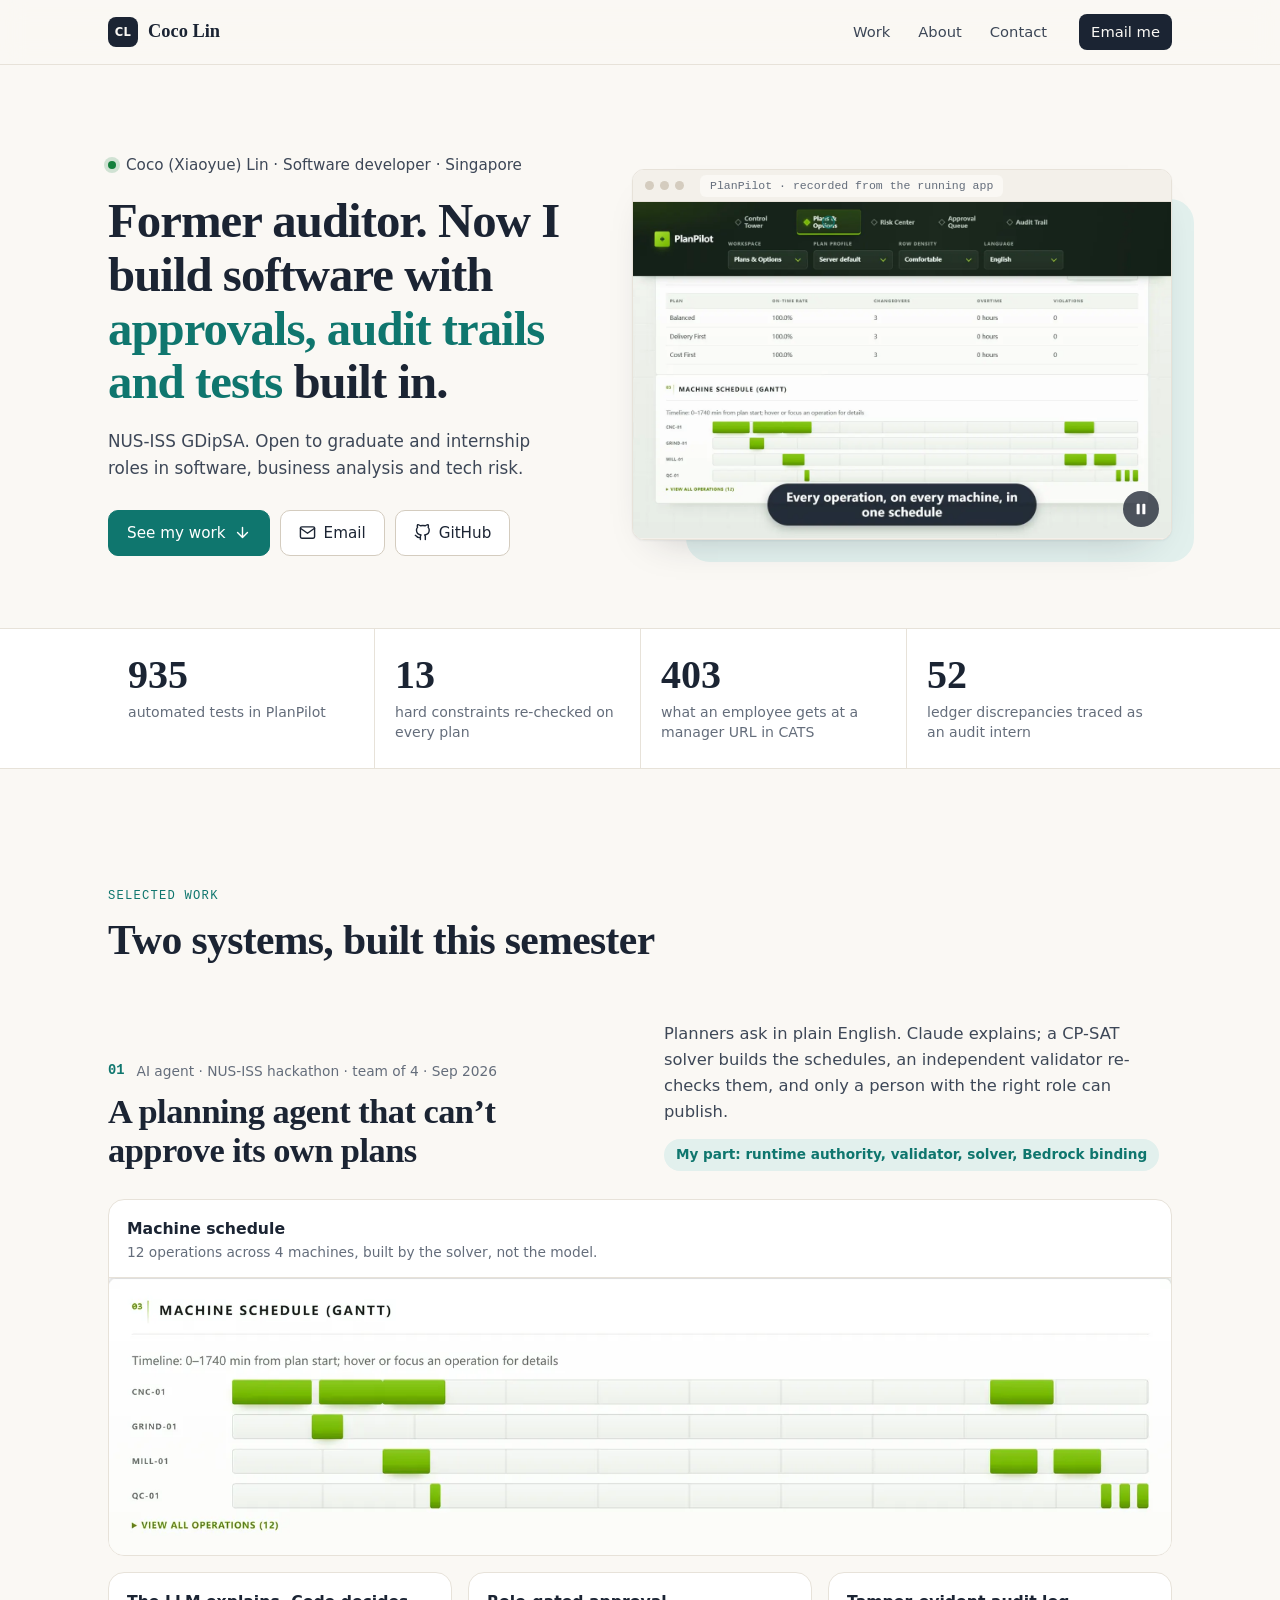
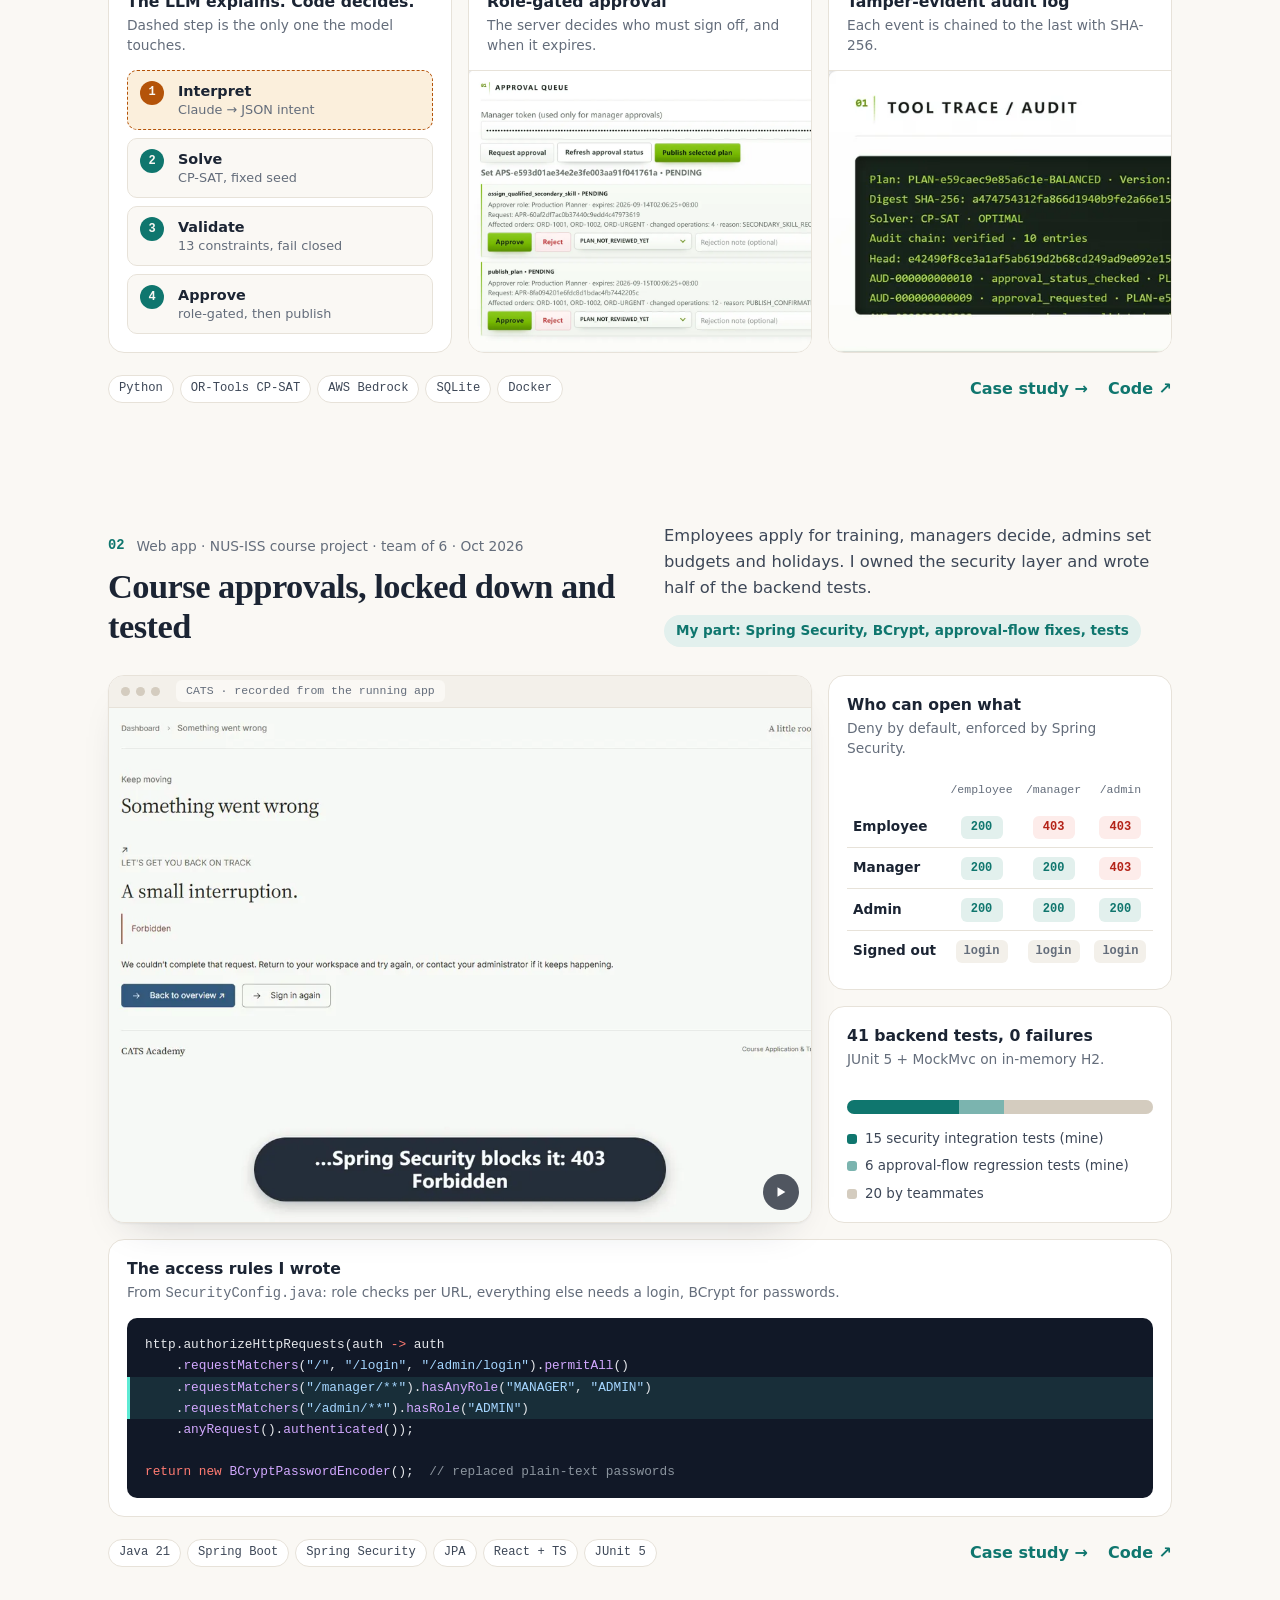
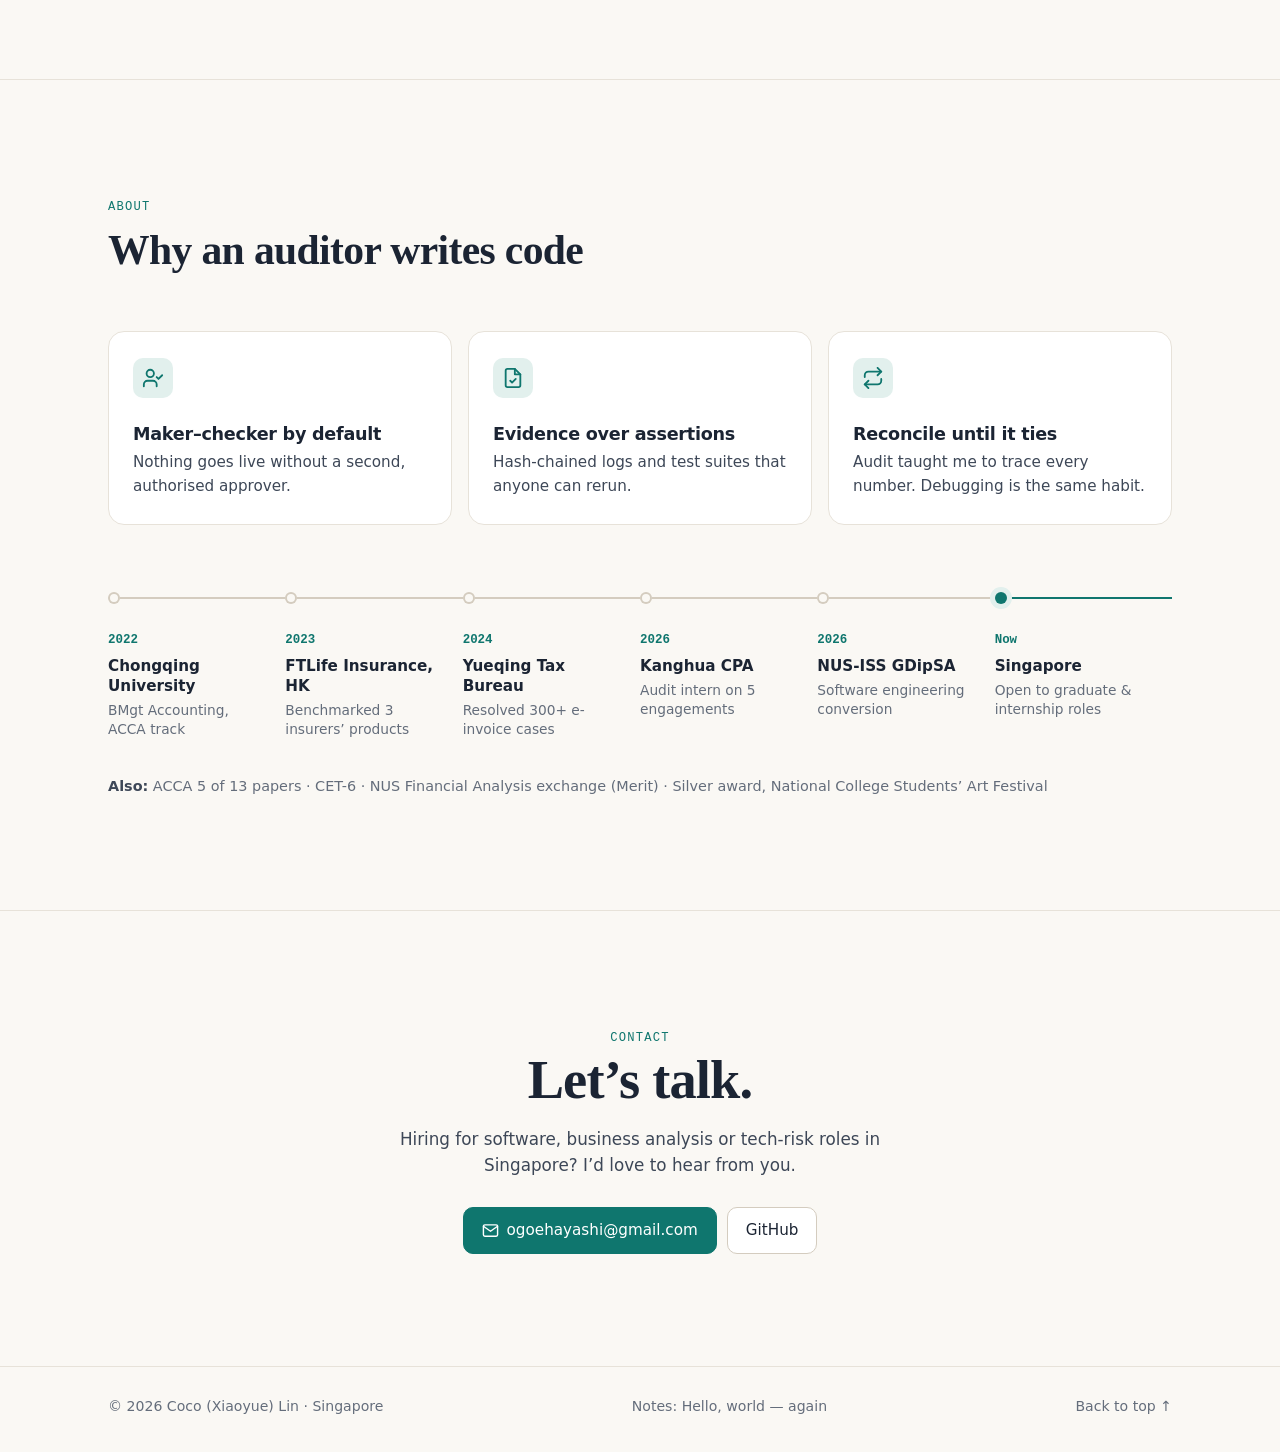
<file: index.html>
<!doctype html>
<html lang="en">
  <head>
    <meta charset="utf-8" />
    <meta name="viewport" content="width=device-width, initial-scale=1, viewport-fit=cover" />
    <meta name="color-scheme" content="light dark" />
    <meta name="theme-color" content="#faf8f4" media="(prefers-color-scheme: light)" />
    <meta name="theme-color" content="#0f1218" media="(prefers-color-scheme: dark)" />

    <title>Coco Lin — Software Developer, Former Auditor</title>
    <meta name="description" content="Coco (Xiaoyue) Lin — former auditor who builds software with approvals, audit trails and tests built in. NUS-ISS GDipSA, Singapore." />
    <link rel="canonical" href="https://ogoehayashi.github.io/my-web-page/" />

    <meta property="og:type" content="profile" />
    <meta property="og:url" content="https://ogoehayashi.github.io/my-web-page/" />
    <meta property="og:title" content="Coco Lin — Software Developer, Former Auditor" />
    <meta property="og:description" content="Software with approvals, audit trails and tests built in." />
    <meta property="og:image" content="https://ogoehayashi.github.io/my-web-page/assets/work/planpilot/demo-poster.webp" />

    <link rel="icon" href="data:image/svg+xml,%3Csvg xmlns='http://www.w3.org/2000/svg' viewBox='0 0 32 32'%3E%3Crect width='32' height='32' rx='8' fill='%231b2433'/%3E%3Ctext x='16' y='21' font-family='Arial,sans-serif' font-size='13' font-weight='700' fill='%23faf8f4' text-anchor='middle'%3ECL%3C/text%3E%3C/svg%3E" />
    <link rel="stylesheet" href="assets/style.css" />
    <script>document.documentElement.classList.add("js");</script>

    <script type="application/ld+json">
      {
        "@context": "https://schema.org",
        "@type": "Person",
        "name": "Coco Lin",
        "alternateName": "Lin Xiaoyue",
        "jobTitle": "Software Developer",
        "address": { "@type": "PostalAddress", "addressLocality": "Singapore" },
        "alumniOf": [
          { "@type": "CollegeOrUniversity", "name": "National University of Singapore" },
          { "@type": "CollegeOrUniversity", "name": "Chongqing University" }
        ],
        "sameAs": ["https://github.com/ogoehayashi"]
      }
    </script>
  </head>

  <body>
    <a class="skip-link" href="#main">Skip to content</a>

    <header class="nav">
      <div class="wrap nav-inner">
        <a class="brand" href="#top" aria-label="Coco Lin — back to top">
          <span class="brand-mark" aria-hidden="true">CL</span>
          <span>Coco Lin</span>
        </a>
        <nav class="nav-links" aria-label="Main">
          <a href="#work">Work</a>
          <a href="#about">About</a>
          <a href="#contact">Contact</a>
          <!-- ✏️ 简历：把 PDF 放到 assets/Coco-Lin-Resume.pdf，然后删掉 hidden（共 2 处） -->
          <a href="assets/Coco-Lin-Resume.pdf" hidden>Résumé</a>
        </nav>
        <a class="nav-cta" href="mailto:ogoehayashi@gmail.com">Email me</a>
      </div>
    </header>

    <main id="main">
      <!-- ═══════════════ Hero ═══════════════ -->
      <section class="hero" id="top">
        <div class="wrap hero-grid">
          <div>
            <!-- ✏️ 改这里：求职状态 -->
            <p class="hero-name"><span class="status-dot" aria-hidden="true"></span>Coco (Xiaoyue) Lin · Software developer · Singapore</p>
            <h1>Former auditor. Now I build software with <em>approvals, audit trails and tests</em> built in.</h1>
            <p class="hero-sub">NUS-ISS GDipSA. Open to graduate and internship roles in software, business analysis and tech risk.</p>
            <div class="actions">
              <a class="btn btn-primary" href="#work">
                See my work
                <svg viewBox="0 0 24 24" aria-hidden="true"><path d="M12 5v14M5 12l7 7 7-7" /></svg>
              </a>
              <a class="btn" href="mailto:ogoehayashi@gmail.com">
                <svg viewBox="0 0 24 24" aria-hidden="true"><rect x="2" y="4" width="20" height="16" rx="2" /><path d="M22 6l-10 7L2 6" /></svg>
                Email
              </a>
              <a class="btn" href="https://github.com/ogoehayashi" target="_blank" rel="noopener">
                <svg viewBox="0 0 24 24" aria-hidden="true"><path d="M9 19c-5 1.5-5-2.5-7-3m14 6v-3.87a3.37 3.37 0 0 0-.94-2.61c3.14-.35 6.44-1.54 6.44-7A5.44 5.44 0 0 0 20 4.77 5.07 5.07 0 0 0 19.91 1S18.73.65 16 2.48a13.38 13.38 0 0 0-7 0C6.27.65 5.09 1 5.09 1A5.07 5.07 0 0 0 5 4.77a5.44 5.44 0 0 0-1.5 3.78c0 5.42 3.3 6.61 6.44 7A3.37 3.37 0 0 0 9 18.13V22" /></svg>
                GitHub
              </a>
            </div>
          </div>

          <div class="hero-media">
            <figure class="frame">
              <div class="frame-bar" aria-hidden="true"><i></i><i></i><i></i><span class="frame-url">PlanPilot · recorded from the running app</span></div>
              <video data-loop muted loop playsinline preload="metadata" width="1280" height="800"
                poster="assets/work/planpilot/demo-poster.webp"
                aria-label="PlanPilot demo: a planner generates three plans, inspects the machine schedule, requests approval and verifies the audit chain.">
                <source src="assets/work/planpilot/demo.mp4" type="video/mp4" />
              </video>
              <button class="vid-toggle" type="button" data-state="paused" aria-label="Play video">
                <svg class="i-pause" viewBox="0 0 16 16" aria-hidden="true"><rect x="3" y="2" width="3.5" height="12" rx="1" /><rect x="9.5" y="2" width="3.5" height="12" rx="1" /></svg>
                <svg class="i-play" viewBox="0 0 16 16" aria-hidden="true"><path d="M4 2.5v11l9-5.5z" /></svg>
              </button>
            </figure>
          </div>
        </div>
      </section>

      <!-- ═══════════════ Proof strip ═══════════════ -->
      <div class="proof">
        <ul class="wrap">
          <li><b>935</b><span>automated tests in PlanPilot</span></li>
          <li><b>13</b><span>hard constraints re-checked on every plan</span></li>
          <li><b>403</b><span>what an employee gets at a manager URL in CATS</span></li>
          <li><b>52</b><span>ledger discrepancies traced as an audit intern</span></li>
        </ul>
      </div>

      <!-- ═══════════════ Work ═══════════════ -->
      <section class="section" id="work">
        <div class="wrap">
          <header class="section-head">
            <span class="kicker">Selected work</span>
            <h2>Two systems, built this semester</h2>
          </header>

          <!-- ─── PlanPilot ─── -->
          <article class="project">
            <div class="project-head">
              <div>
                <p class="project-index"><b>01</b> AI agent · NUS-ISS hackathon · team of 4 · Sep 2026</p>
                <h3>A planning agent that can&rsquo;t approve its own plans</h3>
              </div>
              <div>
                <p class="project-blurb">
                  Planners ask in plain English. Claude explains; a CP-SAT solver builds the schedules,
                  an independent validator re-checks them, and only a person with the right role can publish.
                </p>
                <p class="role-badge">My part: runtime authority, validator, solver, Bedrock binding</p>
              </div>
            </div>

            <div class="bento">
              <figure class="tile span-6">
                <figcaption><b>Machine schedule</b><span>12 operations across 4 machines, built by the solver, not the model.</span></figcaption>
                <div class="tile-media"><img src="assets/work/planpilot/gantt.webp" width="1600" height="417" loading="lazy" alt="Gantt chart of the generated schedule across CNC, grinding, milling and QC machines" /></div>
              </figure>

              <div class="tile span-2">
                <div class="tile-head"><b>The LLM explains. Code decides.</b><span>Dashed step is the only one the model touches.</span></div>
                <div class="tile-body">
                  <ol class="pipeline">
                    <li class="llm"><div><b>Interpret</b><small>Claude → JSON intent</small></div></li>
                    <li><div><b>Solve</b><small>CP-SAT, fixed seed</small></div></li>
                    <li><div><b>Validate</b><small>13 constraints, fail closed</small></div></li>
                    <li><div><b>Approve</b><small>role-gated, then publish</small></div></li>
                  </ol>
                </div>
              </div>

              <figure class="tile span-2">
                <figcaption><b>Role-gated approval</b><span>The server decides who must sign off, and when it expires.</span></figcaption>
                <div class="tile-media crop-43"><img src="assets/work/planpilot/approval.webp" width="1600" height="812" loading="lazy" alt="Approval queue showing a pending approval set, approver role, expiry and affected orders" /></div>
              </figure>

              <figure class="tile span-2">
                <figcaption><b>Tamper-evident audit log</b><span>Each event is chained to the last with SHA-256.</span></figcaption>
                <div class="tile-media crop-43"><img src="assets/work/planpilot/audit.webp" width="1600" height="365" loading="lazy" alt="Audit trail: plan digest, CP-SAT optimal, audit chain verified, hash-chained events" /></div>
              </figure>
            </div>

            <div class="project-foot">
              <ul class="chips" aria-label="Technologies">
                <li>Python</li><li>OR-Tools CP-SAT</li><li>AWS Bedrock</li><li>SQLite</li><li>Docker</li>
              </ul>
              <p class="links">
                <a href="projects/planpilot.html">Case study</a>
                <a href="https://github.com/ogoehayashi/planpilot" target="_blank" rel="noopener">Code</a>
              </p>
            </div>
          </article>

          <!-- ─── CATS ─── -->
          <article class="project">
            <div class="project-head">
              <div>
                <p class="project-index"><b>02</b> Web app · NUS-ISS course project · team of 6 · Oct 2026</p>
                <h3>Course approvals, locked down and tested</h3>
              </div>
              <div>
                <p class="project-blurb">
                  Employees apply for training, managers decide, admins set budgets and holidays.
                  I owned the security layer and wrote half of the backend tests.
                </p>
                <p class="role-badge">My part: Spring Security, BCrypt, approval-flow fixes, tests</p>
              </div>
            </div>

            <div class="bento">
              <figure class="frame tile span-4 rows-2">
                <div class="frame-bar" aria-hidden="true"><i></i><i></i><i></i><span class="frame-url">CATS · recorded from the running app</span></div>
                <video data-loop muted loop playsinline preload="metadata" width="1280" height="800"
                  poster="assets/work/cats/demo-poster.webp"
                  aria-label="CATS demo: an employee is blocked from a manager page with 403 Forbidden, then the manager reviews and approves a request.">
                  <source src="assets/work/cats/demo.mp4" type="video/mp4" />
                </video>
                <button class="vid-toggle" type="button" data-state="paused" aria-label="Play video">
                  <svg class="i-pause" viewBox="0 0 16 16" aria-hidden="true"><rect x="3" y="2" width="3.5" height="12" rx="1" /><rect x="9.5" y="2" width="3.5" height="12" rx="1" /></svg>
                  <svg class="i-play" viewBox="0 0 16 16" aria-hidden="true"><path d="M4 2.5v11l9-5.5z" /></svg>
                </button>
              </figure>

              <div class="tile span-2">
                <div class="tile-head"><b>Who can open what</b><span>Deny by default, enforced by Spring Security.</span></div>
                <div class="tile-body">
                  <table class="matrix">
                    <thead><tr><th scope="col"><span hidden>Role</span></th><th scope="col">/employee</th><th scope="col">/manager</th><th scope="col">/admin</th></tr></thead>
                    <tbody>
                      <tr><th scope="row">Employee</th><td><span class="ok">200</span></td><td><span class="no">403</span></td><td><span class="no">403</span></td></tr>
                      <tr><th scope="row">Manager</th><td><span class="ok">200</span></td><td><span class="ok">200</span></td><td><span class="no">403</span></td></tr>
                      <tr><th scope="row">Admin</th><td><span class="ok">200</span></td><td><span class="ok">200</span></td><td><span class="ok">200</span></td></tr>
                      <tr><th scope="row">Signed out</th><td><span class="redir">login</span></td><td><span class="redir">login</span></td><td><span class="redir">login</span></td></tr>
                    </tbody>
                  </table>
                </div>
              </div>

              <div class="tile span-2">
                <div class="tile-head"><b>41 backend tests, 0 failures</b><span>JUnit 5 + MockMvc on in-memory H2.</span></div>
                <div class="tile-body">
                  <div class="test-bar" role="img" aria-label="15 security tests and 6 approval-flow tests written by me, 20 by the team">
                    <span style="width: 36.6%"></span><span style="width: 14.6%"></span><span style="width: 48.8%"></span>
                  </div>
                  <ul class="test-legend">
                    <li><i style="background: var(--accent)"></i>15 security integration tests (mine)</li>
                    <li><i style="background: color-mix(in srgb, var(--accent) 55%, var(--surface))"></i>6 approval-flow regression tests (mine)</li>
                    <li><i style="background: var(--line-strong)"></i>20 by teammates</li>
                  </ul>
                </div>
              </div>

              <div class="tile span-6">
                <div class="tile-head"><b>The access rules I wrote</b><span>From <code>SecurityConfig.java</code>: role checks per URL, everything else needs a login, BCrypt for passwords.</span></div>
                <div class="tile-body">
<pre class="code"><code>http.authorizeHttpRequests(auth <span class="k">-&gt;</span> auth
    .<span class="f">requestMatchers</span>(<span class="s">"/"</span>, <span class="s">"/login"</span>, <span class="s">"/admin/login"</span>).<span class="f">permitAll</span>()
<span class="hl">    .<span class="f">requestMatchers</span>(<span class="s">"/manager/**"</span>).<span class="f">hasAnyRole</span>(<span class="s">"MANAGER"</span>, <span class="s">"ADMIN"</span>)</span>
<span class="hl">    .<span class="f">requestMatchers</span>(<span class="s">"/admin/**"</span>).<span class="f">hasRole</span>(<span class="s">"ADMIN"</span>)</span>
    .<span class="f">anyRequest</span>().<span class="f">authenticated</span>());

<span class="k">return new</span> <span class="f">BCryptPasswordEncoder</span>();  <span class="c">// replaced plain-text passwords</span></code></pre>
                </div>
              </div>
            </div>

            <div class="project-foot">
              <ul class="chips" aria-label="Technologies">
                <li>Java 21</li><li>Spring Boot</li><li>Spring Security</li><li>JPA</li><li>React + TS</li><li>JUnit 5</li>
              </ul>
              <p class="links">
                <a href="projects/cats.html">Case study</a>
                <a href="https://github.com/sunnysky-cell/CATS" target="_blank" rel="noopener">Code</a>
              </p>
            </div>
          </article>
        </div>
      </section>

      <!-- ═══════════════ About ═══════════════ -->
      <section class="section" id="about">
        <div class="wrap">
          <header class="section-head">
            <span class="kicker">About</span>
            <h2>Why an auditor writes code</h2>
          </header>

          <ul class="why">
            <li>
              <svg viewBox="0 0 24 24" aria-hidden="true"><path d="M16 21v-2a4 4 0 0 0-4-4H6a4 4 0 0 0-4 4v2" /><circle cx="9" cy="7" r="4" /><path d="M16 11l2 2 4-4" /></svg>
              <h3>Maker&ndash;checker by default</h3>
              <p>Nothing goes live without a second, authorised approver.</p>
            </li>
            <li>
              <svg viewBox="0 0 24 24" aria-hidden="true"><path d="M14 2H6a2 2 0 0 0-2 2v16a2 2 0 0 0 2 2h12a2 2 0 0 0 2-2V8z" /><path d="M14 2v6h6M9 15l2 2 4-4" /></svg>
              <h3>Evidence over assertions</h3>
              <p>Hash-chained logs and test suites that anyone can rerun.</p>
            </li>
            <li>
              <svg viewBox="0 0 24 24" aria-hidden="true"><path d="M17 1l4 4-4 4" /><path d="M3 11V9a4 4 0 0 1 4-4h14" /><path d="M7 23l-4-4 4-4" /><path d="M21 13v2a4 4 0 0 1-4 4H3" /></svg>
              <h3>Reconcile until it ties</h3>
              <p>Audit taught me to trace every number. Debugging is the same habit.</p>
            </li>
          </ul>

          <!-- ✏️ 改这里：经历时间线（每条 ≤10 个词） -->
          <ol class="path" aria-label="Path so far">
            <li><time>2022</time><b>Chongqing University</b><span>BMgt Accounting, ACCA track</span></li>
            <li><time>2023</time><b>FTLife Insurance, HK</b><span>Benchmarked 3 insurers&rsquo; products</span></li>
            <li><time>2024</time><b>Yueqing Tax Bureau</b><span>Resolved 300+ e-invoice cases</span></li>
            <li><time>2026</time><b>Kanghua CPA</b><span>Audit intern on 5 engagements</span></li>
            <li><time>2026</time><b>NUS-ISS GDipSA</b><span>Software engineering conversion</span></li>
            <li class="now"><time>Now</time><b>Singapore</b><span>Open to graduate &amp; internship roles</span></li>
          </ol>

          <!-- ✏️ 改这里：ACCA 通过科目数 -->
          <p class="also"><b>Also:</b> ACCA 5 of 13 papers · CET-6 · NUS Financial Analysis exchange (Merit) · Silver award, National College Students&rsquo; Art Festival</p>
        </div>
      </section>

      <!-- ═══════════════ Contact ═══════════════ -->
      <section class="section contact" id="contact">
        <div class="wrap">
          <span class="kicker">Contact</span>
          <h2>Let&rsquo;s talk.</h2>
          <p>Hiring for software, business analysis or tech-risk roles in Singapore? I&rsquo;d love to hear from you.</p>
          <div class="actions">
            <a class="btn btn-primary" href="mailto:ogoehayashi@gmail.com">
              <svg viewBox="0 0 24 24" aria-hidden="true"><rect x="2" y="4" width="20" height="16" rx="2" /><path d="M22 6l-10 7L2 6" /></svg>
              ogoehayashi@gmail.com
            </a>
            <a class="btn" href="https://github.com/ogoehayashi" target="_blank" rel="noopener">GitHub</a>
            <!-- ✏️ LinkedIn：把 href 换成真实主页地址，然后删掉 hidden -->
            <a class="btn" href="https://www.linkedin.com/in/your-handle" target="_blank" rel="noopener" hidden>LinkedIn</a>
            <a class="btn" href="assets/Coco-Lin-Resume.pdf" hidden>Résumé (PDF)</a>
          </div>
        </div>
      </section>
    </main>

    <footer class="footer">
      <div class="wrap">
        <span>© <span id="year">2026</span> Coco (Xiaoyue) Lin · Singapore</span>
        <span>Notes: <a href="posts/first-post.html">Hello, world — again</a></span>
        <a href="#top">Back to top ↑</a>
      </div>
    </footer>

    <script src="assets/main.js"></script>
  </body>
</html>
</file>
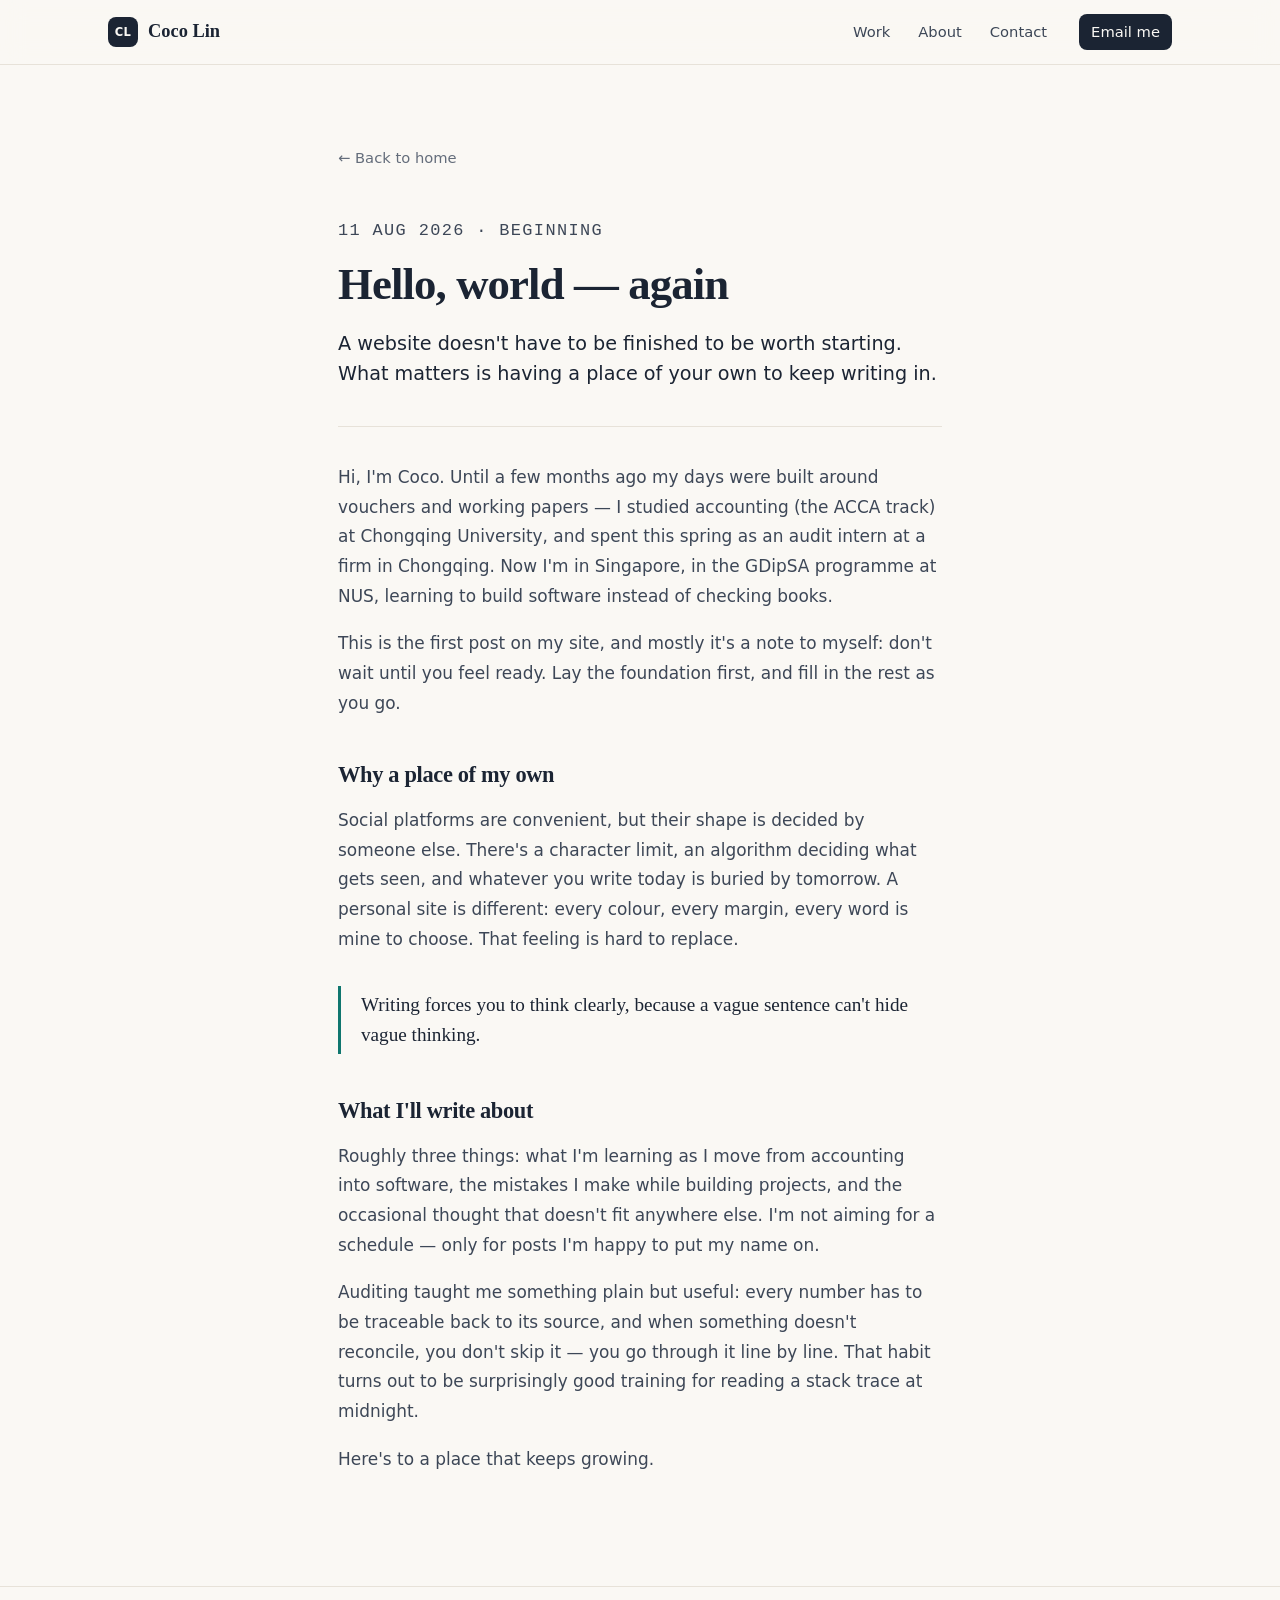
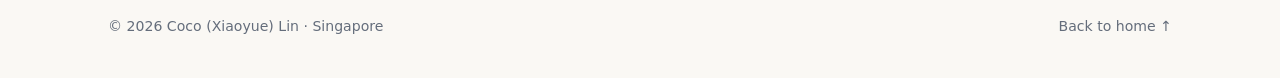
<file: posts/first-post.html>
<!doctype html>
<html lang="en">
  <head>
    <meta charset="utf-8" />
    <meta name="viewport" content="width=device-width, initial-scale=1, viewport-fit=cover" />
    <meta name="color-scheme" content="light dark" />
    <meta name="theme-color" content="#faf8f4" media="(prefers-color-scheme: light)" />
    <meta name="theme-color" content="#0f1218" media="(prefers-color-scheme: dark)" />

    <!-- ✏️ 改这里：文章标题与摘要 -->
    <title>Hello, world — again · Coco Lin</title>
    <meta name="description" content="Four years of balance sheets, and now a blank text editor. Starting over, in a new language." />

    <link rel="icon" href="data:image/svg+xml,%3Csvg xmlns='http://www.w3.org/2000/svg' viewBox='0 0 32 32'%3E%3Crect width='32' height='32' rx='8' fill='%231b2433'/%3E%3Ctext x='16' y='21' font-family='Arial,sans-serif' font-size='13' font-weight='700' fill='%23faf8f4' text-anchor='middle'%3ECL%3C/text%3E%3C/svg%3E" />
    <link rel="stylesheet" href="../assets/style.css" />
  </head>

  <body>
    <a class="skip-link" href="#main">Skip to content</a>

    <header class="nav">
      <div class="wrap nav-inner">
        <a class="brand" href="../index.html" aria-label="Coco Lin — home">
          <span class="brand-mark" aria-hidden="true">CL</span>
          <span>Coco Lin</span>
        </a>
        <nav class="nav-links" aria-label="Main">
          <a href="../index.html#work">Work</a>
          <a href="../index.html#about">About</a>
          <a href="../index.html#contact">Contact</a>
        </nav>
        <a class="nav-cta" href="mailto:ogoehayashi@gmail.com">Email me</a>
      </div>
    </header>

    <main class="article" id="main">
      <a class="back" href="../index.html">← Back to home</a>

      <!-- ✏️ 改这里：正文从这里开始 -->
      <p class="article-meta"><time datetime="2026-08-11">11 Aug 2026</time> · Beginning</p>
      <h1>Hello, world — again</h1>

      <p class="lead">
        A website doesn't have to be finished to be worth starting. What matters is
        having a place of your own to keep writing in.
      </p>

      <hr />

      <p>
        Hi, I'm Coco. Until a few months ago my days were built around vouchers and
        working papers — I studied accounting (the ACCA track) at Chongqing University,
        and spent this spring as an audit intern at a firm in Chongqing. Now I'm in
        Singapore, in the GDipSA programme at NUS, learning to build software instead of
        checking books.
      </p>

      <p>
        This is the first post on my site, and mostly it's a note to myself: don't wait
        until you feel ready. Lay the foundation first, and fill in the rest as you go.
      </p>

      <h2>Why a place of my own</h2>

      <p>
        Social platforms are convenient, but their shape is decided by someone else.
        There's a character limit, an algorithm deciding what gets seen, and whatever you
        write today is buried by tomorrow. A personal site is different: every colour,
        every margin, every word is mine to choose. That feeling is hard to replace.
      </p>

      <blockquote>
        Writing forces you to think clearly, because a vague sentence can't hide vague thinking.
      </blockquote>

      <h2>What I'll write about</h2>

      <p>
        Roughly three things: what I'm learning as I move from accounting into software,
        the mistakes I make while building projects, and the occasional thought that
        doesn't fit anywhere else. I'm not aiming for a schedule — only for posts I'm
        happy to put my name on.
      </p>

      <p>
        Auditing taught me something plain but useful: every number has to be traceable
        back to its source, and when something doesn't reconcile, you don't skip it — you
        go through it line by line. That habit turns out to be surprisingly good training
        for reading a stack trace at midnight.
      </p>

      <p>Here's to a place that keeps growing.</p>
    </main>

    <footer class="footer">
      <div class="wrap">
        <span>© <span id="year">2026</span> Coco (Xiaoyue) Lin · Singapore</span>
        <a href="../index.html">Back to home ↑</a>
      </div>
    </footer>

    <script src="../assets/main.js"></script>
  </body>
</html>
</file>
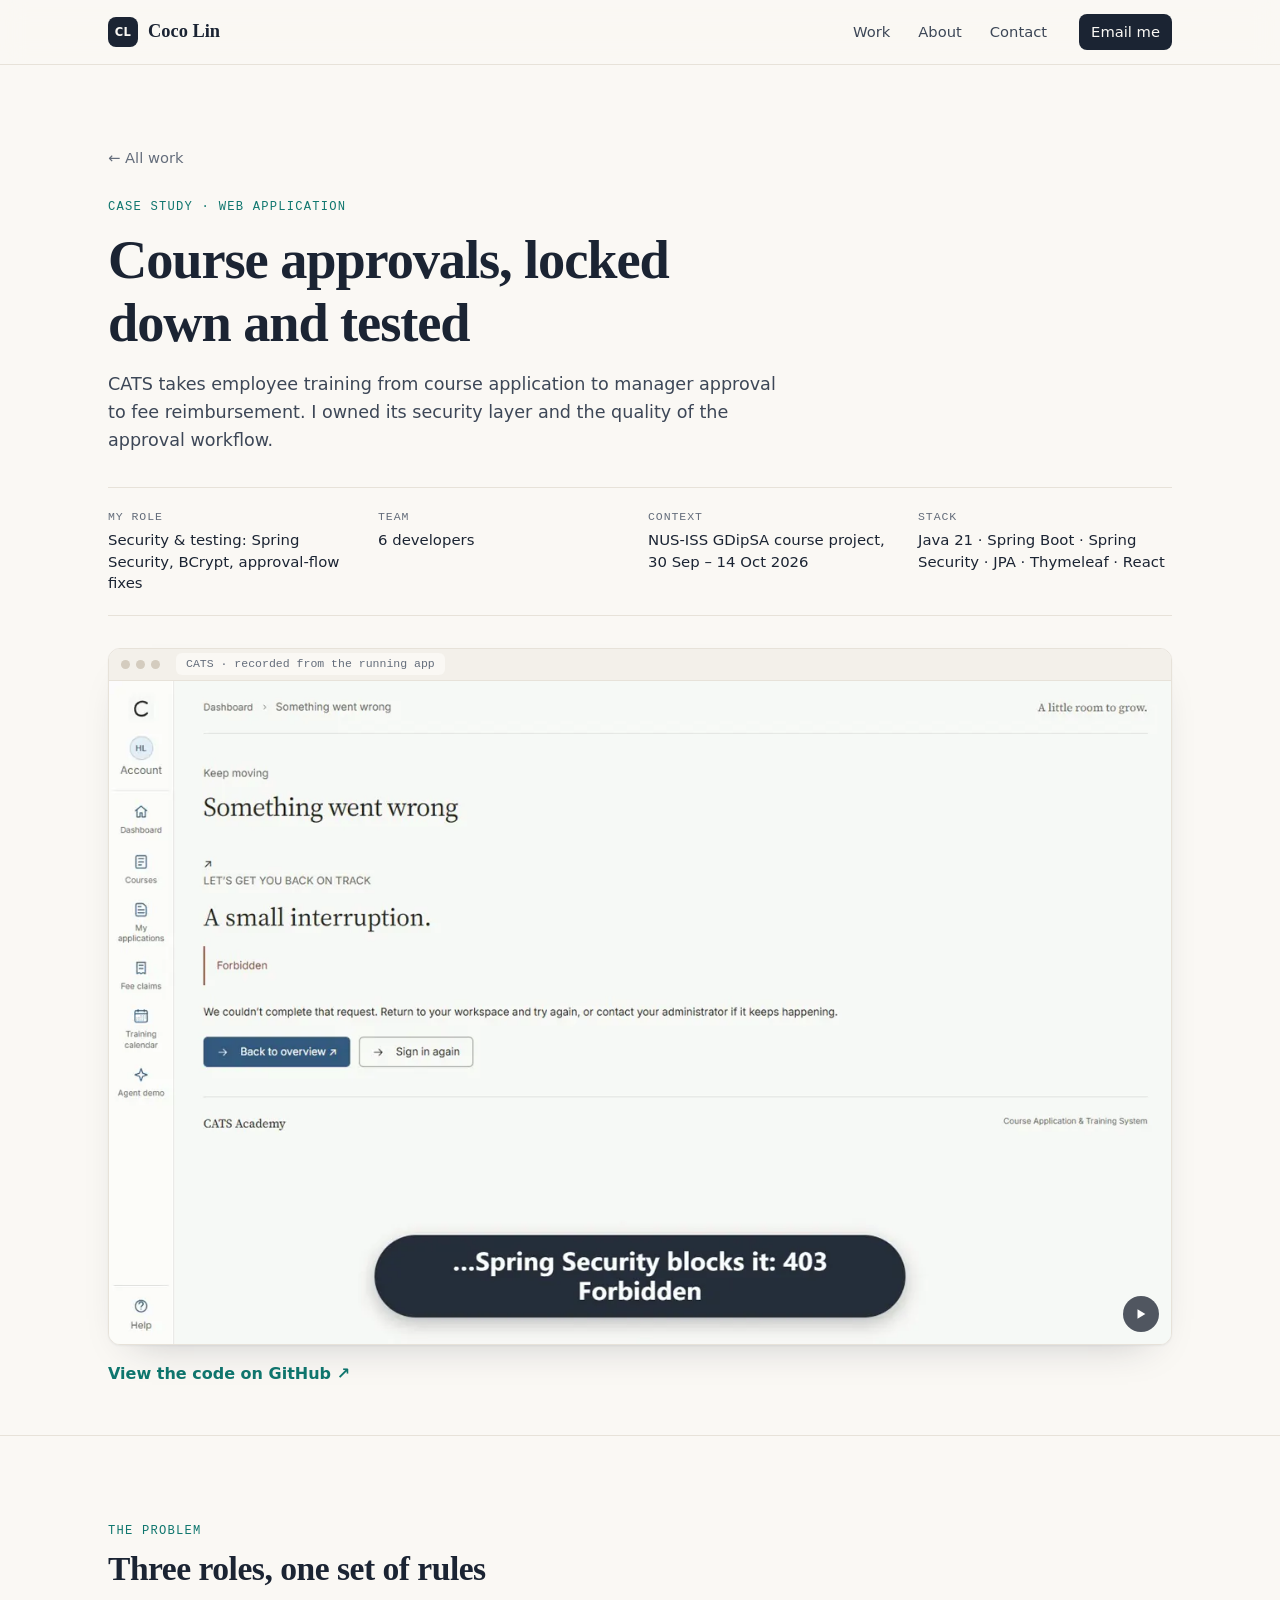
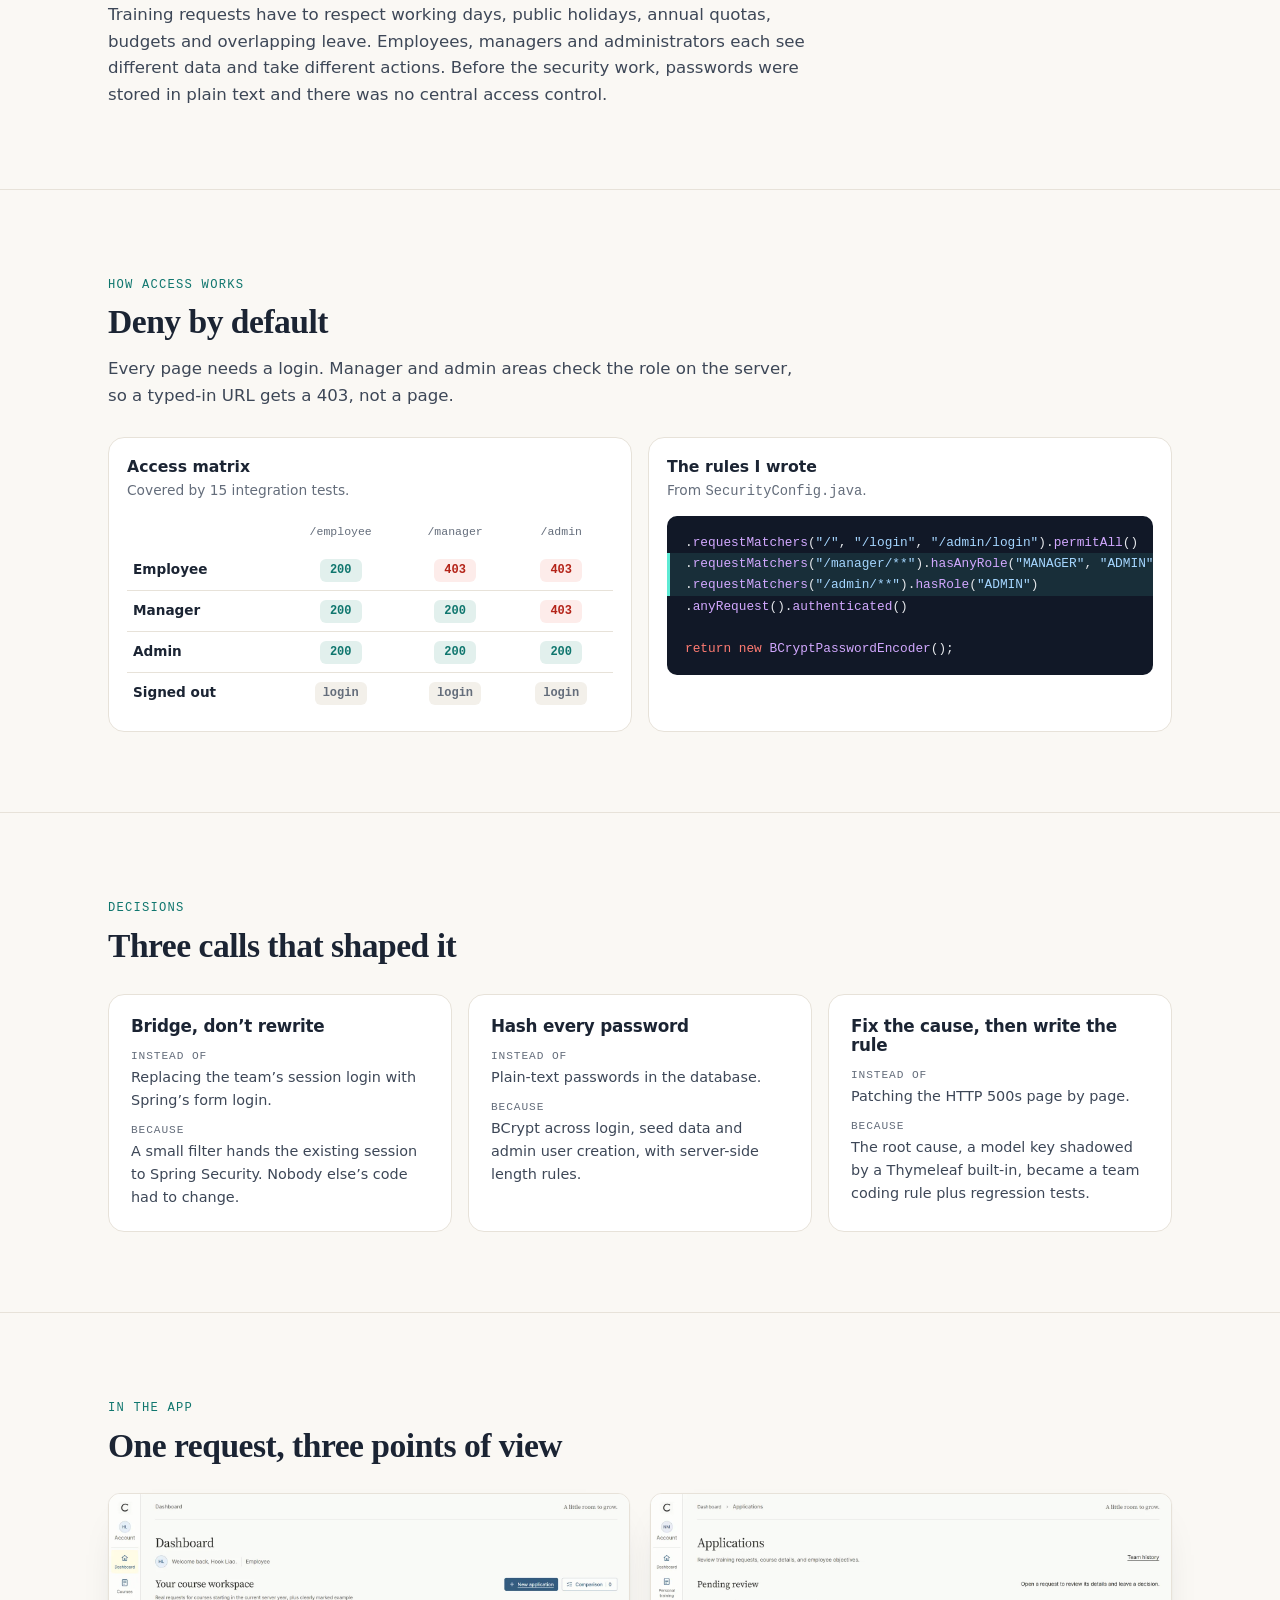
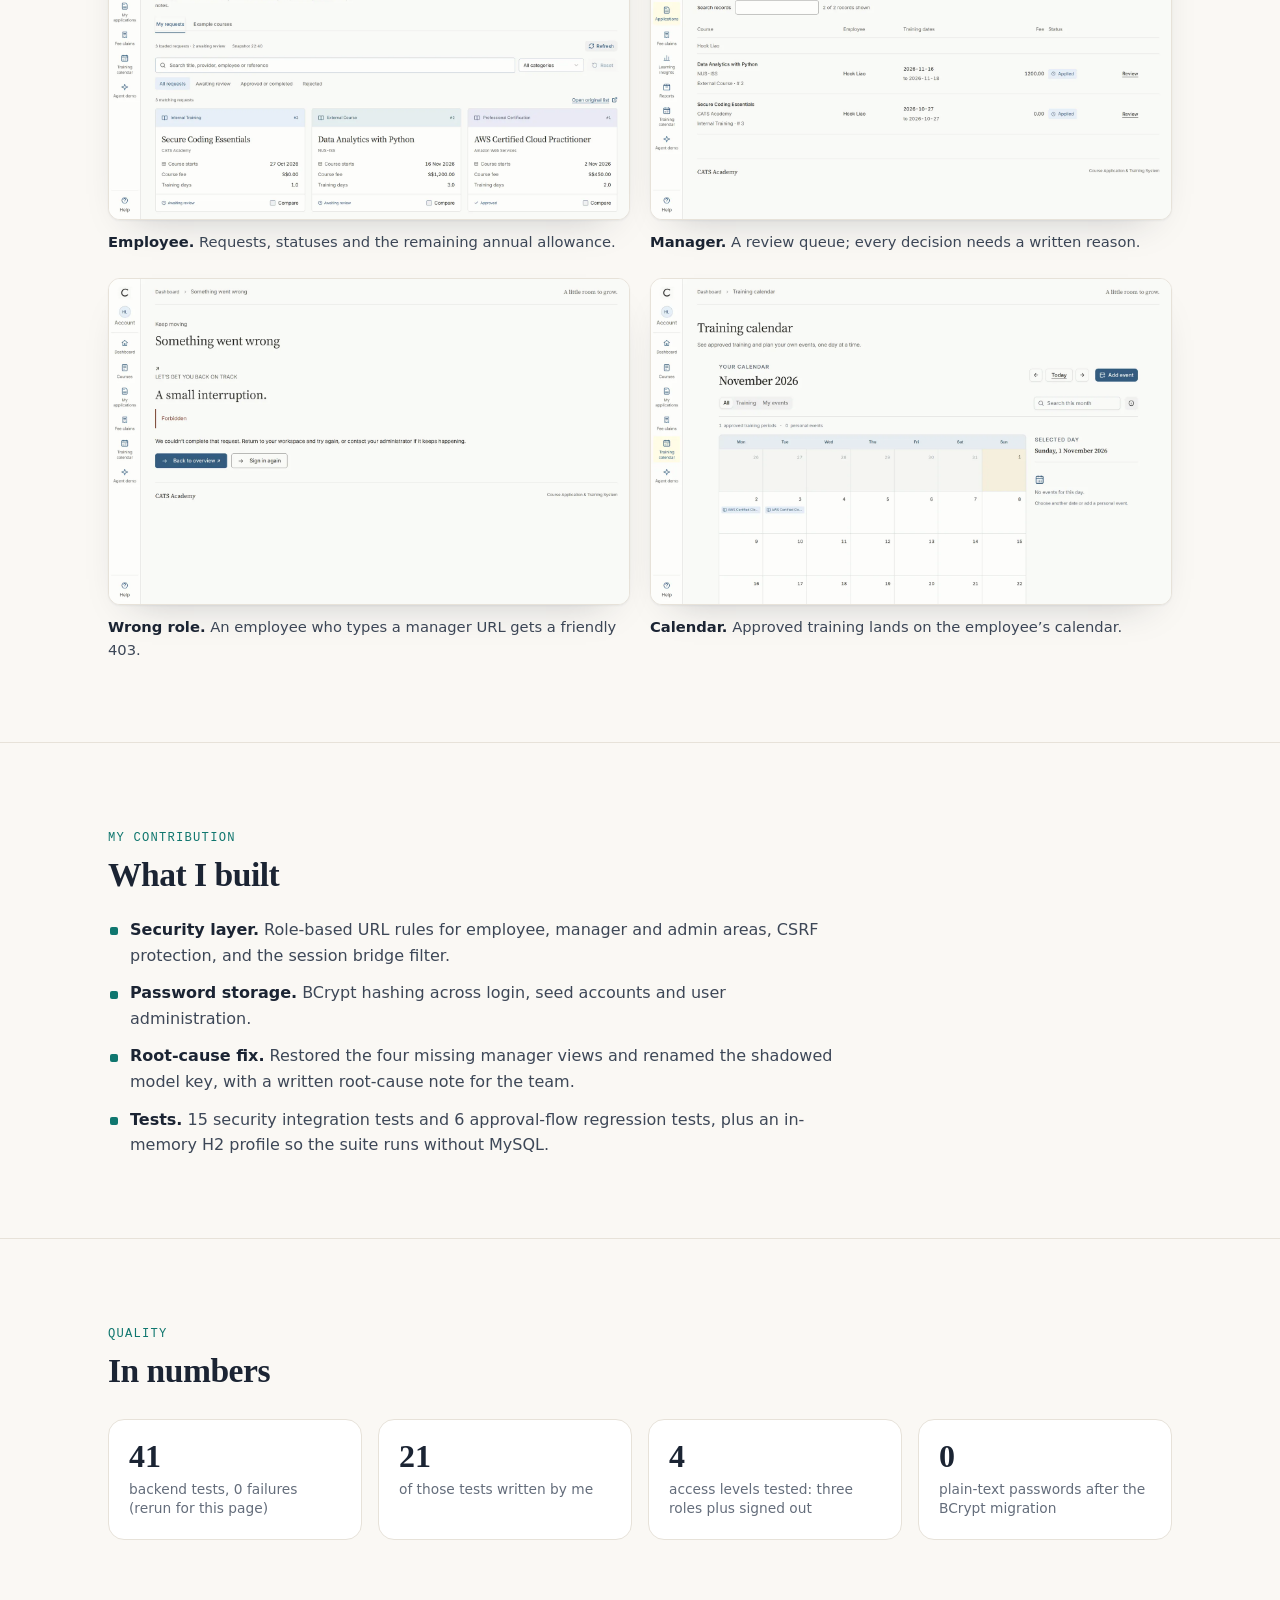
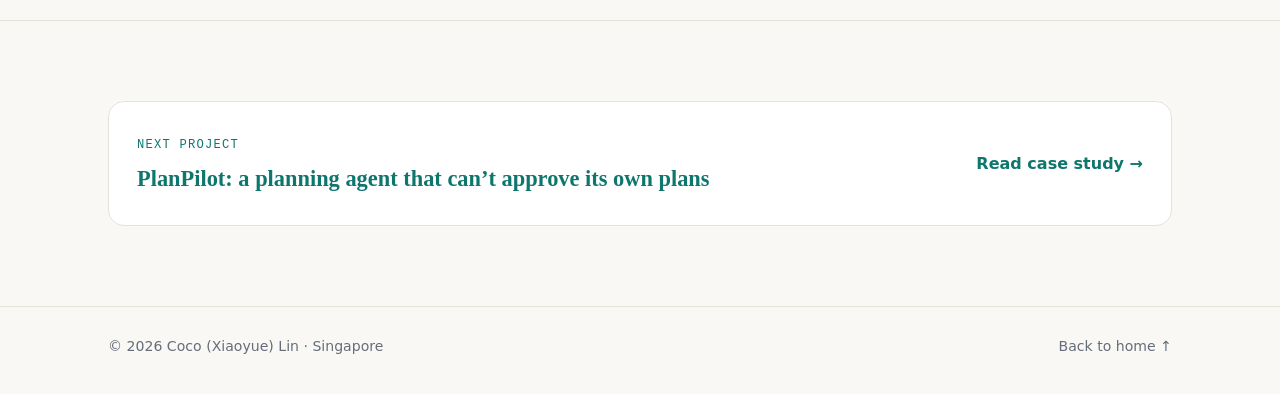
<file: projects/cats.html>
<!doctype html>
<html lang="en">
  <head>
    <meta charset="utf-8" />
    <meta name="viewport" content="width=device-width, initial-scale=1, viewport-fit=cover" />
    <meta name="color-scheme" content="light dark" />
    <meta name="theme-color" content="#faf8f4" media="(prefers-color-scheme: light)" />
    <meta name="theme-color" content="#0f1218" media="(prefers-color-scheme: dark)" />

    <title>CATS case study · Coco Lin</title>
    <meta name="description" content="CATS: a Spring Boot course-application and approval system. Coco Lin owned its security layer and wrote half of its backend tests." />
    <meta property="og:title" content="CATS — course approvals, locked down and tested" />
    <meta property="og:image" content="https://ogoehayashi.github.io/my-web-page/assets/work/cats/demo-poster.webp" />

    <link rel="icon" href="data:image/svg+xml,%3Csvg xmlns='http://www.w3.org/2000/svg' viewBox='0 0 32 32'%3E%3Crect width='32' height='32' rx='8' fill='%231b2433'/%3E%3Ctext x='16' y='21' font-family='Arial,sans-serif' font-size='13' font-weight='700' fill='%23faf8f4' text-anchor='middle'%3ECL%3C/text%3E%3C/svg%3E" />
    <link rel="stylesheet" href="../assets/style.css" />
    <script>document.documentElement.classList.add("js");</script>
  </head>

  <body>
    <a class="skip-link" href="#main">Skip to content</a>

    <header class="nav">
      <div class="wrap nav-inner">
        <a class="brand" href="../index.html" aria-label="Coco Lin — home">
          <span class="brand-mark" aria-hidden="true">CL</span>
          <span>Coco Lin</span>
        </a>
        <nav class="nav-links" aria-label="Main">
          <a href="../index.html#work">Work</a>
          <a href="../index.html#about">About</a>
          <a href="../index.html#contact">Contact</a>
        </nav>
        <a class="nav-cta" href="mailto:ogoehayashi@gmail.com">Email me</a>
      </div>
    </header>

    <main id="main">
      <section class="cs-hero">
        <div class="wrap">
          <a class="back" href="../index.html#work">← All work</a>
          <span class="kicker" style="display:block">Case study · Web application</span>
          <h1>Course approvals, locked down and tested</h1>
          <p class="cs-lead">
            CATS takes employee training from course application to manager approval to fee reimbursement.
            I owned its security layer and the quality of the approval workflow.
          </p>

          <dl class="meta">
            <div><dt>My role</dt><dd>Security &amp; testing: Spring Security, BCrypt, approval-flow fixes</dd></div>
            <div><dt>Team</dt><dd>6 developers</dd></div>
            <div><dt>Context</dt><dd>NUS-ISS GDipSA course project, 30 Sep – 14 Oct 2026</dd></div>
            <div><dt>Stack</dt><dd>Java 21 · Spring Boot · Spring Security · JPA · Thymeleaf · React</dd></div>
          </dl>

          <figure class="frame">
            <div class="frame-bar" aria-hidden="true"><i></i><i></i><i></i><span class="frame-url">CATS · recorded from the running app</span></div>
            <video data-loop muted loop playsinline preload="metadata" width="1280" height="800"
              poster="../assets/work/cats/demo-poster.webp"
              aria-label="CATS demo: an employee is blocked from a manager page with 403 Forbidden, then the manager reviews and approves a request.">
              <source src="../assets/work/cats/demo.mp4" type="video/mp4" />
            </video>
            <button class="vid-toggle" type="button" data-state="paused" aria-label="Play video">
              <svg class="i-pause" viewBox="0 0 16 16" aria-hidden="true"><rect x="3" y="2" width="3.5" height="12" rx="1" /><rect x="9.5" y="2" width="3.5" height="12" rx="1" /></svg>
              <svg class="i-play" viewBox="0 0 16 16" aria-hidden="true"><path d="M4 2.5v11l9-5.5z" /></svg>
            </button>
          </figure>
          <p class="links" style="margin-top:16px"><a href="https://github.com/sunnysky-cell/CATS" target="_blank" rel="noopener">View the code on GitHub</a></p>
        </div>
      </section>

      <section class="cs-section">
        <div class="wrap">
          <span class="kicker">The problem</span>
          <h2>Three roles, one set of rules</h2>
          <p>
            Training requests have to respect working days, public holidays, annual quotas, budgets and overlapping
            leave. Employees, managers and administrators each see different data and take different actions.
            Before the security work, passwords were stored in plain text and there was no central access control.
          </p>
        </div>
      </section>

      <section class="cs-section">
        <div class="wrap">
          <span class="kicker">How access works</span>
          <h2>Deny by default</h2>
          <p>Every page needs a login. Manager and admin areas check the role on the server, so a typed-in URL gets a 403, not a page.</p>

          <div class="bento figure-block">
            <div class="tile span-3">
              <div class="tile-head"><b>Access matrix</b><span>Covered by 15 integration tests.</span></div>
              <div class="tile-body">
                <table class="matrix">
                  <thead><tr><th scope="col"><span hidden>Role</span></th><th scope="col">/employee</th><th scope="col">/manager</th><th scope="col">/admin</th></tr></thead>
                  <tbody>
                    <tr><th scope="row">Employee</th><td><span class="ok">200</span></td><td><span class="no">403</span></td><td><span class="no">403</span></td></tr>
                    <tr><th scope="row">Manager</th><td><span class="ok">200</span></td><td><span class="ok">200</span></td><td><span class="no">403</span></td></tr>
                    <tr><th scope="row">Admin</th><td><span class="ok">200</span></td><td><span class="ok">200</span></td><td><span class="ok">200</span></td></tr>
                    <tr><th scope="row">Signed out</th><td><span class="redir">login</span></td><td><span class="redir">login</span></td><td><span class="redir">login</span></td></tr>
                  </tbody>
                </table>
              </div>
            </div>
            <div class="tile span-3">
              <div class="tile-head"><b>The rules I wrote</b><span>From <code>SecurityConfig.java</code>.</span></div>
              <div class="tile-body">
<pre class="code"><code>.<span class="f">requestMatchers</span>(<span class="s">"/"</span>, <span class="s">"/login"</span>, <span class="s">"/admin/login"</span>).<span class="f">permitAll</span>()
<span class="hl">.<span class="f">requestMatchers</span>(<span class="s">"/manager/**"</span>).<span class="f">hasAnyRole</span>(<span class="s">"MANAGER"</span>, <span class="s">"ADMIN"</span>)</span>
<span class="hl">.<span class="f">requestMatchers</span>(<span class="s">"/admin/**"</span>).<span class="f">hasRole</span>(<span class="s">"ADMIN"</span>)</span>
.<span class="f">anyRequest</span>().<span class="f">authenticated</span>()

<span class="k">return new</span> <span class="f">BCryptPasswordEncoder</span>();</code></pre>
              </div>
            </div>
          </div>
        </div>
      </section>

      <section class="cs-section">
        <div class="wrap">
          <span class="kicker">Decisions</span>
          <h2>Three calls that shaped it</h2>
          <ul class="decisions">
            <li>
              <h3>Bridge, don&rsquo;t rewrite</h3>
              <dl>
                <dt>Instead of</dt><dd>Replacing the team&rsquo;s session login with Spring&rsquo;s form login.</dd>
                <dt>Because</dt><dd>A small filter hands the existing session to Spring Security. Nobody else&rsquo;s code had to change.</dd>
              </dl>
            </li>
            <li>
              <h3>Hash every password</h3>
              <dl>
                <dt>Instead of</dt><dd>Plain-text passwords in the database.</dd>
                <dt>Because</dt><dd>BCrypt across login, seed data and admin user creation, with server-side length rules.</dd>
              </dl>
            </li>
            <li>
              <h3>Fix the cause, then write the rule</h3>
              <dl>
                <dt>Instead of</dt><dd>Patching the HTTP 500s page by page.</dd>
                <dt>Because</dt><dd>The root cause, a model key shadowed by a Thymeleaf built-in, became a team coding rule plus regression tests.</dd>
              </dl>
            </li>
          </ul>
        </div>
      </section>

      <section class="cs-section">
        <div class="wrap">
          <span class="kicker">In the app</span>
          <h2>One request, three points of view</h2>
          <div class="gallery">
            <figure>
              <div class="frame"><img src="../assets/work/cats/dashboard.webp" width="1600" height="1000" loading="lazy" alt="Employee dashboard with course requests and their status" /></div>
              <figcaption><b>Employee.</b> Requests, statuses and the remaining annual allowance.</figcaption>
            </figure>
            <figure>
              <div class="frame"><img src="../assets/work/cats/pending.webp" width="1600" height="1000" loading="lazy" alt="Manager pending review queue" /></div>
              <figcaption><b>Manager.</b> A review queue; every decision needs a written reason.</figcaption>
            </figure>
            <figure>
              <div class="frame"><img src="../assets/work/cats/forbidden.webp" width="1600" height="1000" loading="lazy" alt="Forbidden page shown to an employee who opens a manager URL" /></div>
              <figcaption><b>Wrong role.</b> An employee who types a manager URL gets a friendly 403.</figcaption>
            </figure>
            <figure>
              <div class="frame"><img src="../assets/work/cats/calendar.webp" width="1600" height="1000" loading="lazy" alt="Training calendar with an approved course on 2 and 3 November" /></div>
              <figcaption><b>Calendar.</b> Approved training lands on the employee&rsquo;s calendar.</figcaption>
            </figure>
          </div>
        </div>
      </section>

      <section class="cs-section">
        <div class="wrap">
          <span class="kicker">My contribution</span>
          <h2>What I built</h2>
          <ul class="contrib">
            <li><b>Security layer.</b> Role-based URL rules for employee, manager and admin areas, CSRF protection, and the session bridge filter.</li>
            <li><b>Password storage.</b> BCrypt hashing across login, seed accounts and user administration.</li>
            <li><b>Root-cause fix.</b> Restored the four missing manager views and renamed the shadowed model key, with a written root-cause note for the team.</li>
            <li><b>Tests.</b> 15 security integration tests and 6 approval-flow regression tests, plus an in-memory H2 profile so the suite runs without MySQL.</li>
          </ul>
        </div>
      </section>

      <section class="cs-section">
        <div class="wrap">
          <span class="kicker">Quality</span>
          <h2>In numbers</h2>
          <ul class="numbers">
            <li><b>41</b><span>backend tests, 0 failures (rerun for this page)</span></li>
            <li><b>21</b><span>of those tests written by me</span></li>
            <li><b>4</b><span>access levels tested: three roles plus signed out</span></li>
            <li><b>0</b><span>plain-text passwords after the BCrypt migration</span></li>
          </ul>
        </div>
      </section>

      <section class="cs-section">
        <div class="wrap">
          <a class="next-project" href="planpilot.html">
            <span><span class="kicker">Next project</span><b>PlanPilot: a planning agent that can&rsquo;t approve its own plans</b></span>
            <span class="links"><span>Read case study →</span></span>
          </a>
        </div>
      </section>
    </main>

    <footer class="footer">
      <div class="wrap">
        <span>© <span id="year">2026</span> Coco (Xiaoyue) Lin · Singapore</span>
        <a href="../index.html">Back to home ↑</a>
      </div>
    </footer>

    <script src="../assets/main.js"></script>
  </body>
</html>
</file>
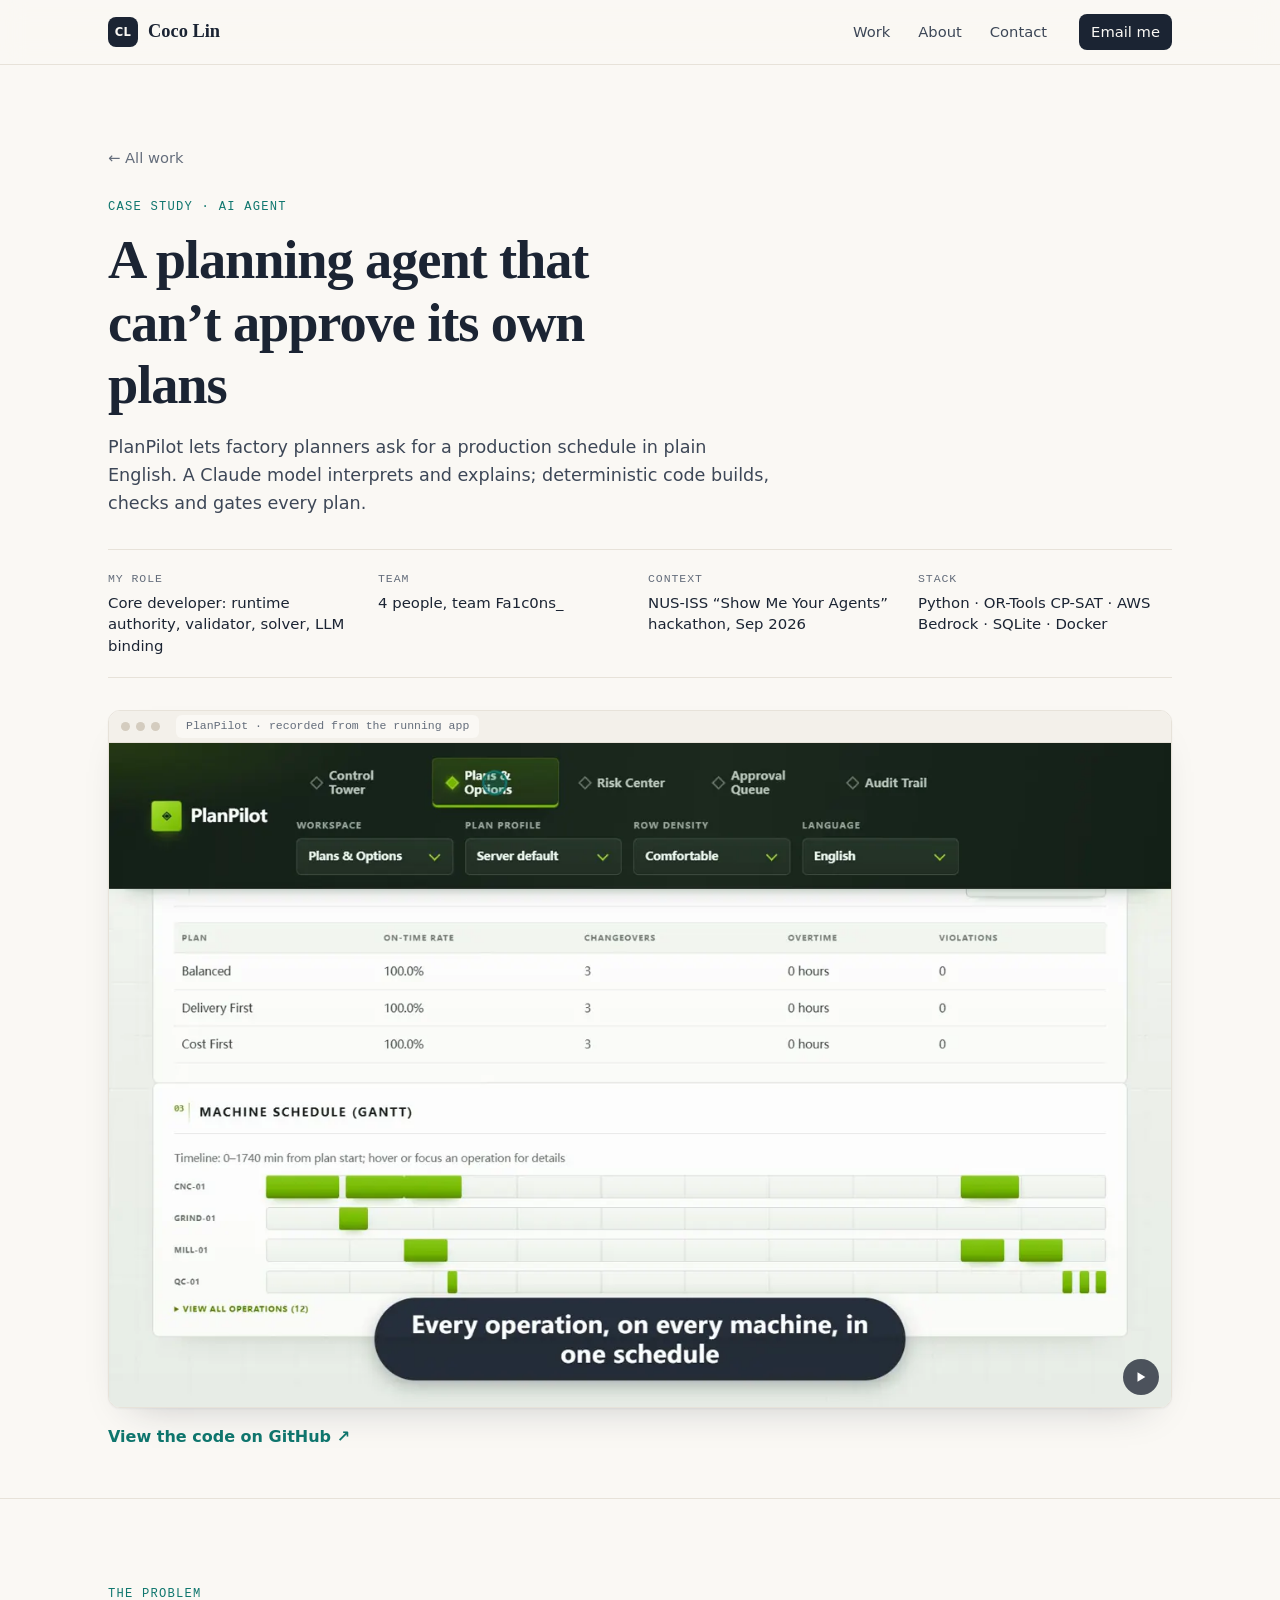
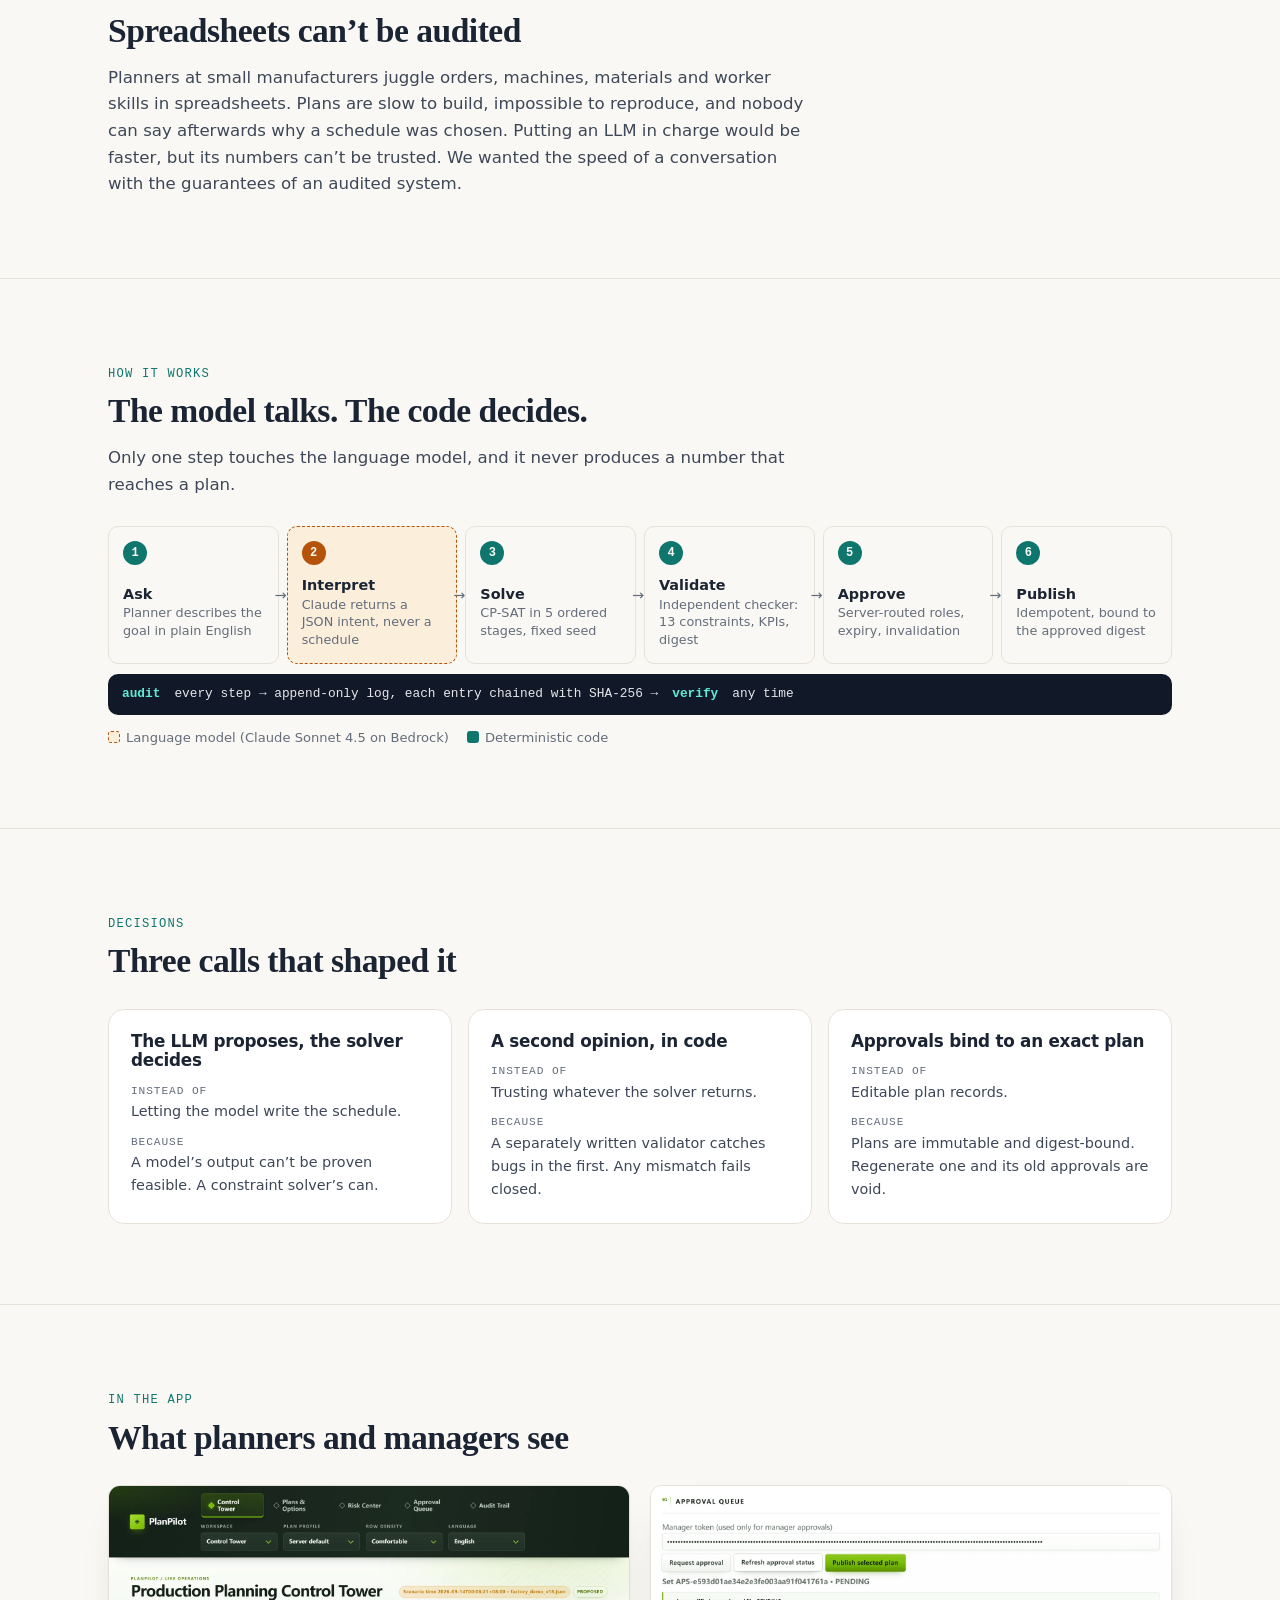
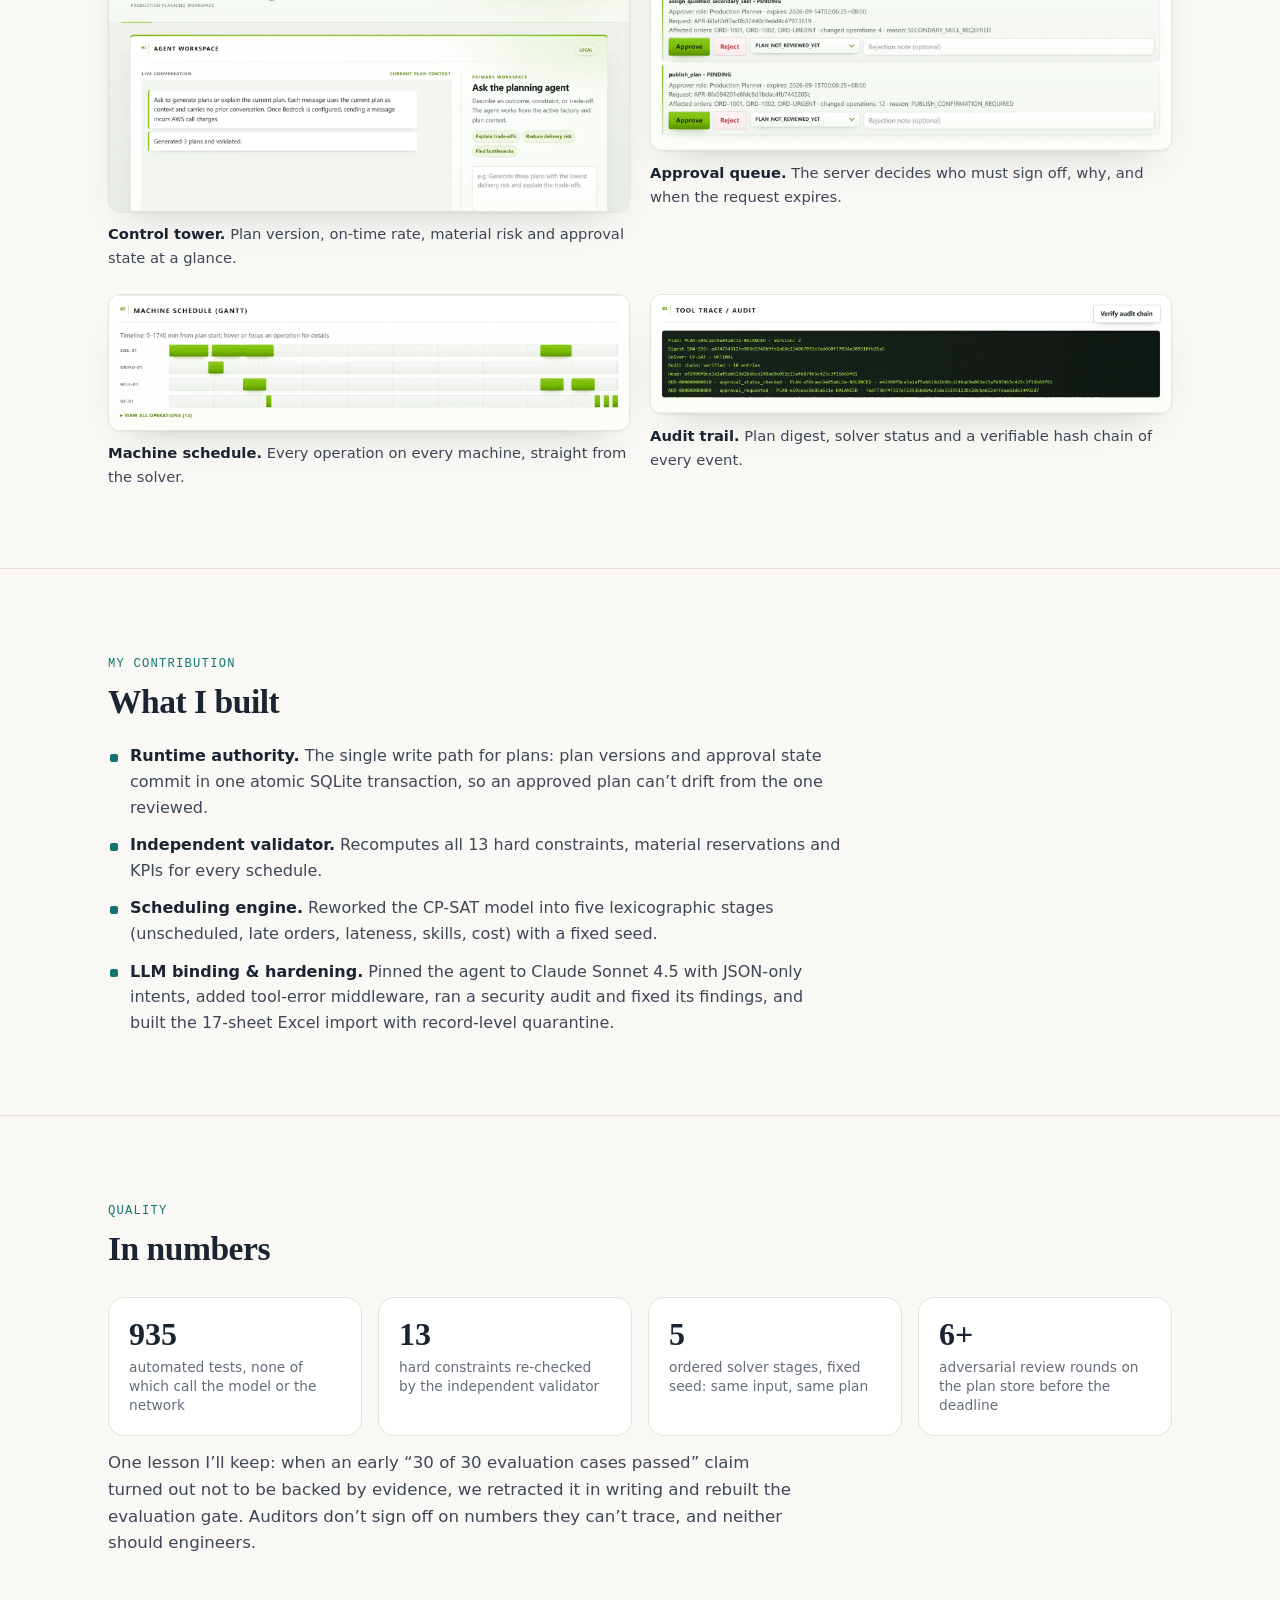
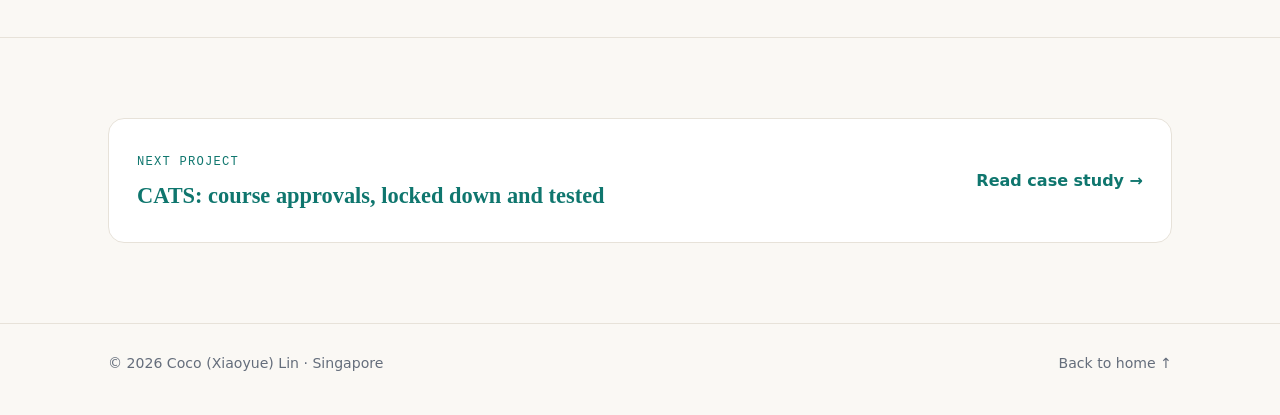
<file: projects/planpilot.html>
<!doctype html>
<html lang="en">
  <head>
    <meta charset="utf-8" />
    <meta name="viewport" content="width=device-width, initial-scale=1, viewport-fit=cover" />
    <meta name="color-scheme" content="light dark" />
    <meta name="theme-color" content="#faf8f4" media="(prefers-color-scheme: light)" />
    <meta name="theme-color" content="#0f1218" media="(prefers-color-scheme: dark)" />

    <title>PlanPilot case study · Coco Lin</title>
    <meta name="description" content="PlanPilot: an AI production-planning agent where the LLM explains and deterministic, audited code decides. Case study by Coco Lin." />
    <meta property="og:title" content="PlanPilot — a planning agent that can't approve its own plans" />
    <meta property="og:image" content="https://ogoehayashi.github.io/my-web-page/assets/work/planpilot/demo-poster.webp" />

    <link rel="icon" href="data:image/svg+xml,%3Csvg xmlns='http://www.w3.org/2000/svg' viewBox='0 0 32 32'%3E%3Crect width='32' height='32' rx='8' fill='%231b2433'/%3E%3Ctext x='16' y='21' font-family='Arial,sans-serif' font-size='13' font-weight='700' fill='%23faf8f4' text-anchor='middle'%3ECL%3C/text%3E%3C/svg%3E" />
    <link rel="stylesheet" href="../assets/style.css" />
    <script>document.documentElement.classList.add("js");</script>
  </head>

  <body>
    <a class="skip-link" href="#main">Skip to content</a>

    <header class="nav">
      <div class="wrap nav-inner">
        <a class="brand" href="../index.html" aria-label="Coco Lin — home">
          <span class="brand-mark" aria-hidden="true">CL</span>
          <span>Coco Lin</span>
        </a>
        <nav class="nav-links" aria-label="Main">
          <a href="../index.html#work">Work</a>
          <a href="../index.html#about">About</a>
          <a href="../index.html#contact">Contact</a>
        </nav>
        <a class="nav-cta" href="mailto:ogoehayashi@gmail.com">Email me</a>
      </div>
    </header>

    <main id="main">
      <section class="cs-hero">
        <div class="wrap">
          <a class="back" href="../index.html#work">← All work</a>
          <span class="kicker" style="display:block">Case study · AI agent</span>
          <h1>A planning agent that can&rsquo;t approve its own plans</h1>
          <p class="cs-lead">
            PlanPilot lets factory planners ask for a production schedule in plain English. A Claude model
            interprets and explains; deterministic code builds, checks and gates every plan.
          </p>

          <dl class="meta">
            <div><dt>My role</dt><dd>Core developer: runtime authority, validator, solver, LLM binding</dd></div>
            <div><dt>Team</dt><dd>4 people, team Fa1c0ns_</dd></div>
            <div><dt>Context</dt><dd>NUS-ISS &ldquo;Show Me Your Agents&rdquo; hackathon, Sep 2026</dd></div>
            <div><dt>Stack</dt><dd>Python · OR-Tools CP-SAT · AWS Bedrock · SQLite · Docker</dd></div>
          </dl>

          <figure class="frame">
            <div class="frame-bar" aria-hidden="true"><i></i><i></i><i></i><span class="frame-url">PlanPilot · recorded from the running app</span></div>
            <video data-loop muted loop playsinline preload="metadata" width="1280" height="800"
              poster="../assets/work/planpilot/demo-poster.webp"
              aria-label="PlanPilot demo: generate three plans, inspect the machine schedule, request approval, verify the audit chain.">
              <source src="../assets/work/planpilot/demo.mp4" type="video/mp4" />
            </video>
            <button class="vid-toggle" type="button" data-state="paused" aria-label="Play video">
              <svg class="i-pause" viewBox="0 0 16 16" aria-hidden="true"><rect x="3" y="2" width="3.5" height="12" rx="1" /><rect x="9.5" y="2" width="3.5" height="12" rx="1" /></svg>
              <svg class="i-play" viewBox="0 0 16 16" aria-hidden="true"><path d="M4 2.5v11l9-5.5z" /></svg>
            </button>
          </figure>
          <p class="links" style="margin-top:16px"><a href="https://github.com/ogoehayashi/planpilot" target="_blank" rel="noopener">View the code on GitHub</a></p>
        </div>
      </section>

      <section class="cs-section">
        <div class="wrap">
          <span class="kicker">The problem</span>
          <h2>Spreadsheets can&rsquo;t be audited</h2>
          <p>
            Planners at small manufacturers juggle orders, machines, materials and worker skills in spreadsheets.
            Plans are slow to build, impossible to reproduce, and nobody can say afterwards why a schedule was chosen.
            Putting an LLM in charge would be faster, but its numbers can&rsquo;t be trusted. We wanted the speed of a
            conversation with the guarantees of an audited system.
          </p>
        </div>
      </section>

      <section class="cs-section">
        <div class="wrap">
          <span class="kicker">How it works</span>
          <h2>The model talks. The code decides.</h2>
          <p>Only one step touches the language model, and it never produces a number that reaches a plan.</p>

          <div class="figure-block">
            <ol class="pipeline wide">
              <li><div><b>Ask</b><small>Planner describes the goal in plain English</small></div></li>
              <li class="llm"><div><b>Interpret</b><small>Claude returns a JSON intent, never a schedule</small></div></li>
              <li><div><b>Solve</b><small>CP-SAT in 5 ordered stages, fixed seed</small></div></li>
              <li><div><b>Validate</b><small>Independent checker: 13 constraints, KPIs, digest</small></div></li>
              <li><div><b>Approve</b><small>Server-routed roles, expiry, invalidation</small></div></li>
              <li><div><b>Publish</b><small>Idempotent, bound to the approved digest</small></div></li>
            </ol>
            <p class="chain-bar"><b>audit</b> every step → append-only log, each entry chained with SHA-256 → <b>verify</b> any time</p>
            <p class="legend"><span><i class="warm"></i>Language model (Claude Sonnet 4.5 on Bedrock)</span><span><i></i>Deterministic code</span></p>
          </div>
        </div>
      </section>

      <section class="cs-section">
        <div class="wrap">
          <span class="kicker">Decisions</span>
          <h2>Three calls that shaped it</h2>
          <ul class="decisions">
            <li>
              <h3>The LLM proposes, the solver decides</h3>
              <dl>
                <dt>Instead of</dt><dd>Letting the model write the schedule.</dd>
                <dt>Because</dt><dd>A model&rsquo;s output can&rsquo;t be proven feasible. A constraint solver&rsquo;s can.</dd>
              </dl>
            </li>
            <li>
              <h3>A second opinion, in code</h3>
              <dl>
                <dt>Instead of</dt><dd>Trusting whatever the solver returns.</dd>
                <dt>Because</dt><dd>A separately written validator catches bugs in the first. Any mismatch fails closed.</dd>
              </dl>
            </li>
            <li>
              <h3>Approvals bind to an exact plan</h3>
              <dl>
                <dt>Instead of</dt><dd>Editable plan records.</dd>
                <dt>Because</dt><dd>Plans are immutable and digest-bound. Regenerate one and its old approvals are void.</dd>
              </dl>
            </li>
          </ul>
        </div>
      </section>

      <section class="cs-section">
        <div class="wrap">
          <span class="kicker">In the app</span>
          <h2>What planners and managers see</h2>
          <div class="gallery">
            <figure>
              <div class="frame"><img src="../assets/work/planpilot/tower.webp" width="1600" height="1000" loading="lazy" alt="PlanPilot control tower with plan version, on-time rate, material risk and approval status" /></div>
              <figcaption><b>Control tower.</b> Plan version, on-time rate, material risk and approval state at a glance.</figcaption>
            </figure>
            <figure>
              <div class="frame"><img src="../assets/work/planpilot/approval.webp" width="1600" height="812" loading="lazy" alt="Approval queue with a pending approval set, approver role and affected orders" /></div>
              <figcaption><b>Approval queue.</b> The server decides who must sign off, why, and when the request expires.</figcaption>
            </figure>
            <figure>
              <div class="frame"><img src="../assets/work/planpilot/gantt.webp" width="1600" height="417" loading="lazy" alt="Gantt chart across CNC, grinding, milling and QC" /></div>
              <figcaption><b>Machine schedule.</b> Every operation on every machine, straight from the solver.</figcaption>
            </figure>
            <figure>
              <div class="frame"><img src="../assets/work/planpilot/audit.webp" width="1600" height="365" loading="lazy" alt="Audit trail with plan digest and verified hash chain" /></div>
              <figcaption><b>Audit trail.</b> Plan digest, solver status and a verifiable hash chain of every event.</figcaption>
            </figure>
          </div>
        </div>
      </section>

      <section class="cs-section">
        <div class="wrap">
          <span class="kicker">My contribution</span>
          <h2>What I built</h2>
          <ul class="contrib">
            <li><b>Runtime authority.</b> The single write path for plans: plan versions and approval state commit in one atomic SQLite transaction, so an approved plan can&rsquo;t drift from the one reviewed.</li>
            <li><b>Independent validator.</b> Recomputes all 13 hard constraints, material reservations and KPIs for every schedule.</li>
            <li><b>Scheduling engine.</b> Reworked the CP-SAT model into five lexicographic stages (unscheduled, late orders, lateness, skills, cost) with a fixed seed.</li>
            <li><b>LLM binding &amp; hardening.</b> Pinned the agent to Claude Sonnet 4.5 with JSON-only intents, added tool-error middleware, ran a security audit and fixed its findings, and built the 17-sheet Excel import with record-level quarantine.</li>
          </ul>
        </div>
      </section>

      <section class="cs-section">
        <div class="wrap">
          <span class="kicker">Quality</span>
          <h2>In numbers</h2>
          <ul class="numbers">
            <li><b>935</b><span>automated tests, none of which call the model or the network</span></li>
            <li><b>13</b><span>hard constraints re-checked by the independent validator</span></li>
            <li><b>5</b><span>ordered solver stages, fixed seed: same input, same plan</span></li>
            <li><b>6+</b><span>adversarial review rounds on the plan store before the deadline</span></li>
          </ul>
          <p>
            One lesson I&rsquo;ll keep: when an early &ldquo;30 of 30 evaluation cases passed&rdquo; claim turned out
            not to be backed by evidence, we retracted it in writing and rebuilt the evaluation gate. Auditors don&rsquo;t
            sign off on numbers they can&rsquo;t trace, and neither should engineers.
          </p>
        </div>
      </section>

      <section class="cs-section">
        <div class="wrap">
          <a class="next-project" href="cats.html">
            <span><span class="kicker">Next project</span><b>CATS: course approvals, locked down and tested</b></span>
            <span class="links"><span>Read case study →</span></span>
          </a>
        </div>
      </section>
    </main>

    <footer class="footer">
      <div class="wrap">
        <span>© <span id="year">2026</span> Coco (Xiaoyue) Lin · Singapore</span>
        <a href="../index.html">Back to home ↑</a>
      </div>
    </footer>

    <script src="../assets/main.js"></script>
  </body>
</html>
</file>
<file: assets/style.css>
/* ══════════════════════════════════════════════════════════════
   Coco Lin · Portfolio
   作品优先：录屏、截图、图示先说话，文字只做注脚。
   浅色为主，跟随系统自动切换深色。纯静态，无依赖，无需构建。
   ══════════════════════════════════════════════════════════════ */

/* ─────────── 设计变量：改颜色只改这里 ─────────── */
:root {
  color-scheme: light dark;

  --bg: #faf8f4;
  --surface: #ffffff;
  --surface-2: #f3f0ea;
  --ink: #1b2433;
  --ink-2: #3d4757;
  --muted: #646d7b;
  --line: #e7e2d9;
  --line-strong: #d4ccbf;

  /* ✏️ 改这里：强调色（确定性的代码）和次强调色（LLM / 提醒） */
  --accent: #0f766e;
  --accent-hover: #0b5e58;
  --accent-soft: #e2f0ed;
  --warm: #b45309;
  --warm-soft: #fbefdc;
  --danger: #b42318;
  --danger-soft: #fdecea;
  --ok: #15803d;

  --code-bg: #111827;
  --code-ink: #e5e7eb;

  /* 字体：全部用系统字体，不依赖 Google Fonts（国内外访问都不会卡） */
  --serif: Charter, "Iowan Old Style", "Sitka Text", Cambria, Georgia, serif;
  --sans: system-ui, -apple-system, "Segoe UI", Roboto, "Helvetica Neue", Arial,
    "PingFang SC", "Microsoft YaHei", sans-serif;
  --mono: ui-monospace, "SF Mono", "Cascadia Mono", Consolas, Menlo, monospace;

  --wrap: 1160px;
  --pad: clamp(16px, 5vw, 48px);
  --radius: 16px;
  --shadow: 0 1px 2px rgba(27, 36, 51, 0.05), 0 18px 40px -24px rgba(27, 36, 51, 0.28);
}

@media (prefers-color-scheme: dark) {
  :root {
    --bg: #0f1218;
    --surface: #161b23;
    --surface-2: #1c222c;
    --ink: #e8eaee;
    --ink-2: #c3c9d3;
    --muted: #919bab;
    --line: #262d38;
    --line-strong: #374151;

    --accent: #5cc8bb;
    --accent-hover: #82d9ce;
    --accent-soft: rgba(92, 200, 187, 0.13);
    --warm: #f0b25a;
    --warm-soft: rgba(240, 178, 90, 0.13);
    --danger: #f28b82;
    --danger-soft: rgba(242, 139, 130, 0.13);
    --ok: #4ade80;

    --code-bg: #0b0e13;

    --shadow: 0 1px 2px rgba(0, 0, 0, 0.3), 0 18px 40px -24px rgba(0, 0, 0, 0.7);
  }
}

/* ─────────── 基础 ─────────── */
*,
*::before,
*::after {
  box-sizing: border-box;
}

html {
  -webkit-text-size-adjust: 100%;
  text-size-adjust: 100%;
  scroll-behavior: smooth;
  scroll-padding-top: 80px;
}

body {
  margin: 0;
  background: var(--bg);
  color: var(--ink);
  font-family: var(--sans);
  font-size: 1rem;
  line-height: 1.6;
  -webkit-font-smoothing: antialiased;
}

h1,
h2,
h3,
h4,
p,
ul,
ol,
dl,
dd,
figure {
  margin: 0;
}

h1,
h2,
h3,
h4 {
  line-height: 1.15;
  font-weight: 600;
  letter-spacing: -0.015em;
}

ul,
ol {
  padding: 0;
  list-style: none;
}

img,
video {
  display: block;
  max-width: 100%;
  height: auto;
}

a {
  color: var(--accent);
  text-decoration: none;
  text-underline-offset: 3px;
}

a:hover {
  color: var(--accent-hover);
  text-decoration: underline;
}

:focus-visible {
  outline: 2px solid var(--accent);
  outline-offset: 3px;
  border-radius: 4px;
}

::selection {
  background: var(--accent-soft);
  color: var(--ink);
}

[hidden] {
  display: none !important;
}

.wrap {
  width: 100%;
  max-width: var(--wrap);
  margin: 0 auto;
  padding: 0 var(--pad);
}

.skip-link {
  position: absolute;
  left: 16px;
  top: -48px;
  z-index: 100;
  padding: 8px 14px;
  background: var(--ink);
  color: var(--bg);
  border-radius: 8px;
}

.skip-link:focus {
  top: 12px;
}

.kicker {
  display: inline-block;
  color: var(--accent);
  font-family: var(--mono);
  font-size: 0.76rem;
  font-weight: 500;
  letter-spacing: 0.1em;
  text-transform: uppercase;
}

/* ─────────── 导航 ─────────── */
.nav {
  position: sticky;
  top: 0;
  z-index: 50;
  background: color-mix(in srgb, var(--bg) 86%, transparent);
  backdrop-filter: saturate(1.4) blur(12px);
  -webkit-backdrop-filter: saturate(1.4) blur(12px);
  border-bottom: 1px solid var(--line);
}

.nav-inner {
  display: flex;
  align-items: center;
  gap: 20px;
  height: 64px;
}

.brand {
  display: inline-flex;
  align-items: center;
  gap: 10px;
  color: var(--ink);
  font-family: var(--serif);
  font-size: 1.15rem;
  font-weight: 600;
  white-space: nowrap;
}

.brand:hover {
  color: var(--ink);
  text-decoration: none;
}

.brand-mark {
  display: inline-grid;
  place-items: center;
  width: 30px;
  height: 30px;
  border-radius: 8px;
  background: var(--ink);
  color: var(--bg);
  font-family: var(--sans);
  font-size: 0.72rem;
  font-weight: 700;
  letter-spacing: 0.04em;
}

.nav-links {
  display: flex;
  align-items: center;
  gap: 4px;
  margin-left: auto;
}

.nav-links a,
.nav-cta {
  padding: 6px 12px;
  border-radius: 8px;
  font-size: 0.92rem;
  white-space: nowrap;
}

.nav-links a {
  color: var(--ink-2);
}

.nav-links a:hover,
.nav-links a[aria-current="true"] {
  color: var(--ink);
  background: var(--surface-2);
  text-decoration: none;
}

.nav-cta,
.nav-cta:hover {
  color: var(--bg);
  background: var(--ink);
  text-decoration: none;
}

.nav-cta:hover {
  background: var(--ink-2);
}

/* 窄屏：名字和 Email 一行，其余链接在下面一行。不需要汉堡菜单，也不依赖 JS */
@media (max-width: 760px) {
  .nav-inner {
    display: grid;
    grid-template-columns: minmax(0, 1fr) auto;
    grid-template-areas:
      "brand cta"
      "links links";
    gap: 0;
    height: auto;
    padding-top: 10px;
  }

  .brand {
    grid-area: brand;
  }

  .nav-cta {
    grid-area: cta;
    align-self: center;
  }

  .nav-links {
    grid-area: links;
    overflow-x: auto;
    gap: 2px;
    margin: 6px calc(var(--pad) * -1) 0;
    padding: 0 var(--pad) 10px;
    scrollbar-width: none;
  }

  .nav-links::-webkit-scrollbar {
    display: none;
  }

  .nav-links a {
    flex: none;
    padding: 6px 10px;
  }

  html {
    scroll-padding-top: 112px;
  }
}

/* ─────────── 按钮 ─────────── */
.actions {
  display: flex;
  flex-wrap: wrap;
  gap: 10px;
}

.btn {
  display: inline-flex;
  align-items: center;
  gap: 8px;
  min-height: 44px;
  padding: 10px 18px;
  border: 1px solid var(--line-strong);
  border-radius: 10px;
  background: var(--surface);
  color: var(--ink);
  font-size: 0.95rem;
  font-weight: 500;
  transition: border-color 0.15s, background-color 0.15s;
}

.btn:hover {
  color: var(--ink);
  border-color: var(--ink-2);
  text-decoration: none;
}

.btn svg {
  width: 17px;
  height: 17px;
  flex: none;
  fill: none;
  stroke: currentColor;
  stroke-width: 2;
  stroke-linecap: round;
  stroke-linejoin: round;
}

.btn-primary,
.btn-primary:hover {
  border-color: var(--accent);
  background: var(--accent);
  color: #fff;
}

.btn-primary:hover {
  border-color: var(--accent-hover);
  background: var(--accent-hover);
}

@media (prefers-color-scheme: dark) {
  .btn-primary,
  .btn-primary:hover {
    color: #0b1513;
  }
}

/* ─────────── 浏览器外框（包住录屏和截图） ─────────── */
.frame {
  position: relative;
  overflow: hidden;
  border: 1px solid var(--line);
  border-radius: 12px;
  background: var(--surface);
  box-shadow: var(--shadow);
}

.frame-bar {
  display: flex;
  align-items: center;
  gap: 6px;
  height: 32px;
  padding: 0 12px;
  border-bottom: 1px solid var(--line);
  background: var(--surface-2);
}

.frame-bar i {
  width: 9px;
  height: 9px;
  border-radius: 50%;
  background: var(--line-strong);
}

.frame-url {
  min-width: 0; /* 允许在窄屏里截断成省略号，而不是把整列撑宽 */
  margin-left: 10px;
  padding: 2px 10px;
  border-radius: 6px;
  background: var(--bg);
  color: var(--muted);
  font-family: var(--mono);
  font-size: 0.72rem;
  white-space: nowrap;
  overflow: hidden;
  text-overflow: ellipsis;
}

.frame video,
.frame img {
  width: 100%;
  background: var(--surface-2);
}

/* 视频暂停/播放按钮（WCAG 2.2.2：超过 5 秒的动态内容要能暂停） */
.vid-toggle {
  position: absolute;
  right: 12px;
  bottom: 12px;
  display: none;
  place-items: center;
  width: 36px;
  height: 36px;
  border: 0;
  border-radius: 50%;
  background: rgba(17, 24, 39, 0.72);
  color: #fff;
  cursor: pointer;
}

.js .vid-toggle {
  display: grid;
}

.vid-toggle svg {
  width: 14px;
  height: 14px;
  fill: currentColor;
}

.vid-toggle .i-play,
.vid-toggle[data-state="paused"] .i-pause {
  display: none;
}

.vid-toggle[data-state="paused"] .i-play {
  display: block;
}

/* ─────────── 首屏 ─────────── */
.hero {
  padding: clamp(40px, 7vw, 88px) 0 clamp(40px, 6vw, 72px);
}

.hero-grid {
  display: grid;
  grid-template-columns: minmax(0, 0.92fr) minmax(0, 1.08fr);
  align-items: center;
  gap: clamp(32px, 5vw, 64px);
}

.hero-name {
  display: flex;
  align-items: center;
  gap: 10px;
  color: var(--ink-2);
  font-size: 0.95rem;
}

.status-dot {
  flex: none;
  width: 8px;
  height: 8px;
  border-radius: 50%;
  background: var(--ok);
  box-shadow: 0 0 0 4px color-mix(in srgb, var(--ok) 18%, transparent);
}

.hero h1 {
  margin-top: 18px;
  font-family: var(--serif);
  font-size: clamp(2rem, 4vw, 3.05rem);
  line-height: 1.1;
  letter-spacing: -0.02em;
}

.hero h1 em {
  color: var(--accent);
  font-style: normal;
}

.hero-sub {
  margin-top: 18px;
  max-width: 46ch;
  color: var(--ink-2);
  font-size: 1.05rem;
}

.hero .actions {
  margin-top: 28px;
}

.hero-media {
  position: relative;
}

.hero-media::before {
  content: "";
  position: absolute;
  inset: 8% -4% -6% 10%;
  z-index: -1;
  border-radius: 24px;
  background: var(--accent-soft);
}

.media-note {
  margin-top: 12px;
  color: var(--muted);
  font-size: 0.85rem;
}

@media (max-width: 900px) {
  .hero-grid {
    grid-template-columns: minmax(0, 1fr);
  }

  .hero-media::before {
    inset: 8% 0 -6% 10%;
  }
}

/* ─────────── 数字条 ─────────── */
.proof {
  border-block: 1px solid var(--line);
  background: var(--surface);
}

.proof ul {
  display: grid;
  grid-template-columns: repeat(4, minmax(0, 1fr));
}

.proof li {
  padding: 26px 20px;
}

.proof li + li {
  border-left: 1px solid var(--line);
}

.proof b {
  display: block;
  font-family: var(--serif);
  font-size: clamp(1.9rem, 3.4vw, 2.5rem);
  font-weight: 600;
  line-height: 1;
  font-variant-numeric: tabular-nums;
}

.proof span {
  display: block;
  margin-top: 8px;
  color: var(--muted);
  font-size: 0.88rem;
  line-height: 1.4;
}

@media (max-width: 760px) {
  .proof ul {
    grid-template-columns: repeat(2, minmax(0, 1fr));
  }

  .proof li:nth-child(3) {
    border-left: 0;
  }

  .proof li:nth-child(n + 3) {
    border-top: 1px solid var(--line);
  }
}

/* ─────────── 区块 ─────────── */
.section {
  padding: clamp(64px, 9vw, 112px) 0;
}

.section + .section {
  border-top: 1px solid var(--line);
}

.section-head {
  max-width: 640px;
  margin-bottom: clamp(32px, 5vw, 56px);
}

.section-head h2 {
  margin-top: 10px;
  font-family: var(--serif);
  font-size: clamp(1.9rem, 3.6vw, 2.6rem);
}

.section-head p {
  margin-top: 12px;
  color: var(--ink-2);
  font-size: 1.05rem;
}

/* ─────────── 项目 ─────────── */
.project + .project {
  margin-top: clamp(72px, 10vw, 120px);
}

.project-head {
  display: grid;
  grid-template-columns: minmax(0, 1fr) minmax(0, 1fr);
  gap: 16px 48px;
  align-items: end;
  margin-bottom: 28px;
}

.project-index {
  display: flex;
  align-items: center;
  gap: 12px;
  color: var(--muted);
  font-size: 0.86rem;
}

.project-index b {
  color: var(--accent);
  font-family: var(--mono);
  font-weight: 600;
}

.project-head h3 {
  margin-top: 10px;
  font-family: var(--serif);
  font-size: clamp(1.6rem, 3vw, 2.15rem);
}

.project-blurb {
  color: var(--ink-2);
  font-size: 1.02rem;
}

.role-badge {
  display: inline-flex;
  align-items: center;
  gap: 8px;
  margin-top: 14px;
  padding: 5px 12px;
  border-radius: 999px;
  background: var(--accent-soft);
  color: var(--accent);
  font-size: 0.85rem;
  font-weight: 600;
}

.project-foot {
  display: flex;
  flex-wrap: wrap;
  align-items: center;
  justify-content: space-between;
  gap: 16px;
  margin-top: 22px;
}

.chips {
  display: flex;
  flex-wrap: wrap;
  gap: 6px;
}

.chips li {
  padding: 3px 10px;
  border: 1px solid var(--line);
  border-radius: 999px;
  background: var(--surface);
  color: var(--ink-2);
  font-family: var(--mono);
  font-size: 0.76rem;
  line-height: 1.6;
}

.links {
  display: flex;
  flex-wrap: wrap;
  gap: 8px 20px;
  font-weight: 600;
}

.links a::after {
  content: " →";
}

.links a[target="_blank"]::after {
  content: " ↗";
}

@media (max-width: 860px) {
  .project-head {
    grid-template-columns: 1fr;
  }
}

/* ─────────── Bento 拼贴 ─────────── */
.bento {
  display: grid;
  grid-template-columns: repeat(6, minmax(0, 1fr));
  gap: 16px;
}

.tile {
  display: flex;
  flex-direction: column;
  overflow: hidden;
  border: 1px solid var(--line);
  border-radius: var(--radius);
  background: var(--surface);
}

.tile.frame {
  border-radius: var(--radius);
}

/* 录屏放进比它高的格子时，铺满而不是在下面留白 */
.tile.frame video {
  flex: 1;
  min-height: 0;
  height: 100%;
  object-fit: cover;
  object-position: center top;
}

.tile figcaption,
.tile-head {
  padding: 16px 18px 14px;
}

.tile figcaption b,
.tile-head b {
  display: block;
  font-size: 0.98rem;
}

.tile figcaption span,
.tile-head span {
  display: block;
  margin-top: 2px;
  color: var(--muted);
  font-size: 0.86rem;
  line-height: 1.45;
}

.tile-media {
  flex: 1;
  min-height: 0;
  overflow: hidden;
  border-top: 1px solid var(--line);
  background: var(--surface-2);
}

.tile-media img {
  width: 100%;
  height: 100%;
  object-fit: cover;
  object-position: left top;
}

.tile-body {
  flex: 1;
  padding: 0 18px 18px;
}

.span-6 { grid-column: span 6; }
.span-4 { grid-column: span 4; }
.span-3 { grid-column: span 3; }
.span-2 { grid-column: span 2; }
.rows-2 { grid-row: span 2; }

.crop-43 { aspect-ratio: 4 / 3; }
.crop-wide { aspect-ratio: 16 / 7; }

@media (max-width: 900px) {
  .span-4,
  .span-3,
  .span-2 {
    grid-column: span 6;
  }

  .rows-2 {
    grid-row: auto;
  }

  .bento .crop-43 {
    aspect-ratio: 16 / 9;
  }
}

/* ─────────── 流程图（PlanPilot：LLM 只解释，代码来决定） ─────────── */
.pipeline {
  display: grid;
  gap: 8px;
  counter-reset: step;
}

.pipeline li {
  position: relative;
  display: grid;
  grid-template-columns: 28px minmax(0, 1fr);
  gap: 10px;
  align-items: start;
  padding: 10px 12px;
  border: 1px solid var(--line);
  border-radius: 10px;
  background: var(--bg);
  font-size: 0.9rem;
  line-height: 1.4;
}

.pipeline li::before {
  counter-increment: step;
  content: counter(step);
  display: grid;
  place-items: center;
  width: 24px;
  height: 24px;
  border-radius: 50%;
  background: var(--accent);
  color: var(--bg);
  font-family: var(--mono);
  font-size: 0.75rem;
  font-weight: 700;
}

.pipeline li.llm {
  border-style: dashed;
  border-color: var(--warm);
  background: var(--warm-soft);
}

.pipeline li.llm::before {
  background: var(--warm);
}

.pipeline b {
  display: block;
}

.pipeline small {
  display: block;
  color: var(--muted);
  font-size: 0.8rem;
}

/* 宽版：横向 6 步 + 下方审计链 */
.pipeline.wide {
  grid-template-columns: repeat(6, minmax(0, 1fr));
}

.pipeline.wide li {
  grid-template-columns: 1fr;
  padding: 14px;
}

.pipeline.wide li:not(:last-child)::after {
  content: "→";
  position: absolute;
  top: 50%;
  right: -9px;
  z-index: 1;
  transform: translateY(-50%);
  color: var(--muted);
  font-size: 0.9rem;
}

.chain-bar {
  display: flex;
  flex-wrap: wrap;
  align-items: center;
  gap: 6px 14px;
  margin-top: 10px;
  padding: 10px 14px;
  border-radius: 10px;
  background: var(--code-bg);
  color: var(--code-ink);
  font-family: var(--mono);
  font-size: 0.8rem;
}

.chain-bar b {
  color: #5eead4;
}

.legend {
  display: flex;
  flex-wrap: wrap;
  gap: 8px 18px;
  margin-top: 12px;
  color: var(--muted);
  font-size: 0.82rem;
}

.legend i {
  display: inline-block;
  width: 12px;
  height: 12px;
  margin-right: 6px;
  vertical-align: -1px;
  border-radius: 3px;
  background: var(--accent);
}

.legend i.warm {
  border: 1px dashed var(--warm);
  background: var(--warm-soft);
}

@media (max-width: 900px) {
  .pipeline.wide {
    grid-template-columns: 1fr;
  }

  .pipeline.wide li {
    grid-template-columns: 28px minmax(0, 1fr);
  }

  .pipeline.wide li:not(:last-child)::after {
    content: "↓";
    top: auto;
    right: 50%;
    bottom: -14px;
    transform: none;
  }
}

/* ─────────── 权限矩阵（CATS） ─────────── */
.matrix {
  width: 100%;
  border-collapse: collapse;
  font-size: 0.85rem;
}

.matrix th,
.matrix td {
  padding: 8px 6px;
  border-bottom: 1px solid var(--line);
  text-align: center;
}

.matrix th {
  color: var(--muted);
  font-family: var(--mono);
  font-size: 0.72rem;
  font-weight: 500;
}

.matrix th[scope="row"] {
  color: var(--ink);
  font-family: var(--sans);
  font-size: 0.85rem;
  font-weight: 600;
  text-align: left;
}

.matrix tr:last-child > * {
  border-bottom: 0;
}

.ok,
.no,
.redir {
  display: inline-block;
  min-width: 42px;
  padding: 2px 8px;
  border-radius: 6px;
  font-family: var(--mono);
  font-size: 0.75rem;
  font-weight: 600;
}

.ok {
  background: var(--accent-soft);
  color: var(--accent);
}

.no {
  background: var(--danger-soft);
  color: var(--danger);
}

.redir {
  background: var(--surface-2);
  color: var(--muted);
}

/* ─────────── 代码卡片 ─────────── */
.code {
  margin: 0;
  overflow-x: auto;
  padding: 16px 18px;
  border-radius: 10px;
  background: var(--code-bg);
  color: var(--code-ink);
  font-family: var(--mono);
  font-size: 0.8rem;
  line-height: 1.65;
  tab-size: 2;
}

.code .c { color: #8b949e; }
.code .s { color: #a5d6ff; }
.code .k { color: #ff7b72; }
.code .f { color: #d2a8ff; }
.code .hl {
  display: inline-block;
  min-width: calc(100% + 36px); /* 抵消左右各 18px 的负边距，让高亮条铺满整行 */
  margin: 0 -18px;
  padding: 0 18px;
  background: rgba(94, 234, 212, 0.1);
  box-shadow: inset 3px 0 0 #5eead4;
}

/* ─────────── 测试条（CATS） ─────────── */
.test-total {
  font-family: var(--serif);
  font-size: 2.4rem;
  font-weight: 600;
  line-height: 1;
}

.test-total small {
  margin-left: 6px;
  color: var(--ok);
  font-family: var(--sans);
  font-size: 0.9rem;
  font-weight: 600;
}

.test-bar {
  display: flex;
  height: 14px;
  margin-top: 16px;
  overflow: hidden;
  border-radius: 999px;
  background: var(--surface-2);
}

.test-bar span:nth-child(1) { background: var(--accent); }
.test-bar span:nth-child(2) { background: color-mix(in srgb, var(--accent) 55%, var(--surface)); }
.test-bar span:nth-child(3) { background: var(--line-strong); }

.test-legend {
  display: grid;
  gap: 6px;
  margin-top: 14px;
  font-size: 0.84rem;
}

.test-legend li {
  display: flex;
  align-items: center;
  gap: 8px;
  color: var(--ink-2);
}

.test-legend i {
  width: 10px;
  height: 10px;
  border-radius: 3px;
}

/* ─────────── 为什么审计员写代码 ─────────── */
.why {
  display: grid;
  grid-template-columns: repeat(3, minmax(0, 1fr));
  gap: 16px;
}

.why li {
  padding: 26px 24px;
  border: 1px solid var(--line);
  border-radius: var(--radius);
  background: var(--surface);
}

.why svg {
  width: 40px;
  height: 40px;
  padding: 9px;
  border-radius: 10px;
  background: var(--accent-soft);
  stroke: var(--accent);
  stroke-width: 2;
  fill: none;
  stroke-linecap: round;
  stroke-linejoin: round;
}

.why h3 {
  margin-top: 18px;
  font-size: 1.1rem;
}

.why p {
  margin-top: 6px;
  color: var(--ink-2);
  font-size: 0.95rem;
}

@media (max-width: 860px) {
  .why {
    grid-template-columns: 1fr;
  }
}

/* ─────────── 时间线 ─────────── */
.path {
  display: grid;
  grid-template-columns: repeat(6, minmax(0, 1fr));
  margin-top: clamp(48px, 7vw, 72px);
}

.path li {
  position: relative;
  padding: 26px 16px 0 0;
  border-top: 2px solid var(--line-strong);
}

.path li::before {
  content: "";
  position: absolute;
  top: -7px;
  left: 0;
  width: 12px;
  height: 12px;
  border-radius: 50%;
  background: var(--bg);
  box-shadow: inset 0 0 0 2px var(--line-strong);
}

.path li.now {
  border-top-color: var(--accent);
}

.path li.now::before {
  background: var(--accent);
  box-shadow: 0 0 0 5px var(--accent-soft);
}

.path time {
  color: var(--accent);
  font-family: var(--mono);
  font-size: 0.78rem;
  font-weight: 600;
}

.path b {
  display: block;
  margin-top: 6px;
  font-size: 0.95rem;
  line-height: 1.3;
}

.path span {
  display: block;
  margin-top: 4px;
  color: var(--muted);
  font-size: 0.86rem;
  line-height: 1.4;
}

.also {
  margin-top: 36px;
  color: var(--muted);
  font-size: 0.9rem;
}

.also b {
  color: var(--ink-2);
  font-weight: 600;
}

@media (max-width: 900px) {
  .path {
    grid-template-columns: 1fr;
    padding-left: 6px;
  }

  .path li {
    padding: 0 0 24px 26px;
    border-top: 0;
    border-left: 2px solid var(--line-strong);
  }

  .path li::before {
    top: 2px;
    left: -7px;
  }

  .path li.now {
    border-left-color: var(--accent);
  }
}

/* ─────────── 联系 ─────────── */
.contact {
  text-align: center;
}

.contact h2 {
  font-family: var(--serif);
  font-size: clamp(2.2rem, 5vw, 3.4rem);
}

.contact p {
  max-width: 52ch;
  margin: 14px auto 0;
  color: var(--ink-2);
  font-size: 1.05rem;
}

.contact .actions {
  justify-content: center;
  margin-top: 28px;
}

/* ─────────── 页脚 ─────────── */
.footer {
  padding: 28px 0 40px;
  border-top: 1px solid var(--line);
  color: var(--muted);
  font-size: 0.88rem;
}

.footer .wrap {
  display: flex;
  flex-wrap: wrap;
  justify-content: space-between;
  gap: 8px 24px;
}

.footer a {
  color: var(--muted);
}

.footer a:hover {
  color: var(--ink);
}

/* ─────────── 项目详情页 ─────────── */
.cs-hero {
  padding: clamp(40px, 7vw, 80px) 0 clamp(32px, 5vw, 48px);
}

.back {
  display: inline-block;
  margin-bottom: 28px;
  color: var(--muted);
  font-size: 0.92rem;
}

.cs-hero h1 {
  max-width: 22ch;
  margin-top: 12px;
  font-family: var(--serif);
  font-size: clamp(2.1rem, 4.6vw, 3.4rem);
  letter-spacing: -0.02em;
}

.cs-lead {
  max-width: 60ch;
  margin-top: 16px;
  color: var(--ink-2);
  font-size: 1.1rem;
}

.meta {
  display: grid;
  grid-template-columns: repeat(4, minmax(0, 1fr));
  gap: 16px;
  margin: 32px 0;
  padding: 20px 0;
  border-block: 1px solid var(--line);
}

.meta dt {
  color: var(--muted);
  font-family: var(--mono);
  font-size: 0.72rem;
  letter-spacing: 0.08em;
  text-transform: uppercase;
}

.meta dd {
  margin-top: 4px;
  color: var(--ink);
  font-size: 0.93rem;
  line-height: 1.45;
}

@media (max-width: 760px) {
  .meta {
    grid-template-columns: repeat(2, minmax(0, 1fr));
  }
}

.cs-section {
  padding: clamp(48px, 7vw, 80px) 0;
  border-top: 1px solid var(--line);
}

.cs-section h2 {
  margin-top: 8px;
  font-family: var(--serif);
  font-size: clamp(1.6rem, 3vw, 2.1rem);
}

.cs-section > .wrap > p,
.prose p {
  max-width: 66ch;
  margin-top: 14px;
  color: var(--ink-2);
  font-size: 1.04rem;
}

.cs-section .figure-block {
  margin-top: 28px;
}

.decisions {
  display: grid;
  grid-template-columns: repeat(3, minmax(0, 1fr));
  gap: 16px;
  margin-top: 28px;
}

.decisions li {
  padding: 22px;
  border: 1px solid var(--line);
  border-radius: var(--radius);
  background: var(--surface);
}

.decisions h3 {
  font-size: 1.05rem;
}

.decisions dl {
  margin-top: 12px;
  font-size: 0.9rem;
}

.decisions dt {
  margin-top: 10px;
  color: var(--muted);
  font-family: var(--mono);
  font-size: 0.7rem;
  letter-spacing: 0.08em;
  text-transform: uppercase;
}

.decisions dd {
  color: var(--ink-2);
}

@media (max-width: 900px) {
  .decisions {
    grid-template-columns: 1fr;
  }
}

.gallery {
  display: grid;
  grid-template-columns: repeat(2, minmax(0, 1fr));
  gap: 24px 20px;
  margin-top: 28px;
}

.gallery figure figcaption {
  margin-top: 10px;
  color: var(--ink-2);
  font-size: 0.92rem;
}

.gallery figure figcaption b {
  color: var(--ink);
}

@media (max-width: 760px) {
  .gallery {
    grid-template-columns: 1fr;
  }
}

.contrib {
  display: grid;
  gap: 12px;
  max-width: 72ch;
  margin-top: 22px;
}

.contrib li {
  position: relative;
  padding-left: 22px;
  color: var(--ink-2);
}

.contrib li::before {
  content: "";
  position: absolute;
  left: 2px;
  top: 0.65em;
  width: 8px;
  height: 8px;
  border-radius: 2px;
  background: var(--accent);
}

.contrib b {
  color: var(--ink);
}

.numbers {
  display: grid;
  grid-template-columns: repeat(4, minmax(0, 1fr));
  gap: 16px;
  margin-top: 28px;
}

.numbers li {
  padding: 20px;
  border: 1px solid var(--line);
  border-radius: var(--radius);
  background: var(--surface);
}

.numbers b {
  display: block;
  font-family: var(--serif);
  font-size: 2rem;
  line-height: 1;
}

.numbers span {
  display: block;
  margin-top: 8px;
  color: var(--muted);
  font-size: 0.86rem;
  line-height: 1.4;
}

@media (max-width: 760px) {
  .numbers {
    grid-template-columns: repeat(2, minmax(0, 1fr));
  }
}

.next-project {
  display: flex;
  flex-wrap: wrap;
  align-items: center;
  justify-content: space-between;
  gap: 16px;
  padding: 28px;
  border: 1px solid var(--line);
  border-radius: var(--radius);
  background: var(--surface);
}

.next-project b {
  display: block;
  margin-top: 6px;
  font-family: var(--serif);
  font-size: 1.4rem;
}

/* ─────────── 文章页 ─────────── */
.article {
  max-width: 700px;
  margin: 0 auto;
  padding: clamp(40px, 8vw, 80px) var(--pad) clamp(64px, 10vw, 112px);
}

.article-meta {
  color: var(--muted);
  font-family: var(--mono);
  font-size: 0.76rem;
  letter-spacing: 0.08em;
  text-transform: uppercase;
}

.article h1 {
  margin-top: 14px;
  font-family: var(--serif);
  font-size: clamp(2rem, 5vw, 2.8rem);
  letter-spacing: -0.02em;
}

.article h2 {
  margin: 44px 0 14px;
  font-family: var(--serif);
  font-size: 1.4rem;
}

.article p {
  margin-top: 18px;
  color: var(--ink-2);
  font-size: 1.06rem;
  line-height: 1.75;
}

.article .lead {
  color: var(--ink);
  font-size: 1.2rem;
  line-height: 1.6;
}

.article hr {
  margin: 36px 0;
  border: 0;
  border-top: 1px solid var(--line);
}

.article blockquote {
  margin: 32px 0;
  padding: 4px 0 4px 20px;
  border-left: 3px solid var(--accent);
  color: var(--ink);
  font-family: var(--serif);
  font-size: 1.2rem;
  line-height: 1.55;
}

/* ─────────── 减弱动态效果 ─────────── */
@media (prefers-reduced-motion: reduce) {
  html {
    scroll-behavior: auto;
  }

  * {
    transition: none !important;
  }
}

/* ─────────── 打印 ─────────── */
@media print {
  .nav,
  .skip-link,
  .actions,
  .vid-toggle,
  .footer {
    display: none !important;
  }

  .section,
  .cs-section {
    padding: 20px 0;
  }

  .tile,
  .project,
  .why li,
  .decisions li {
    break-inside: avoid;
  }
}
</file>
